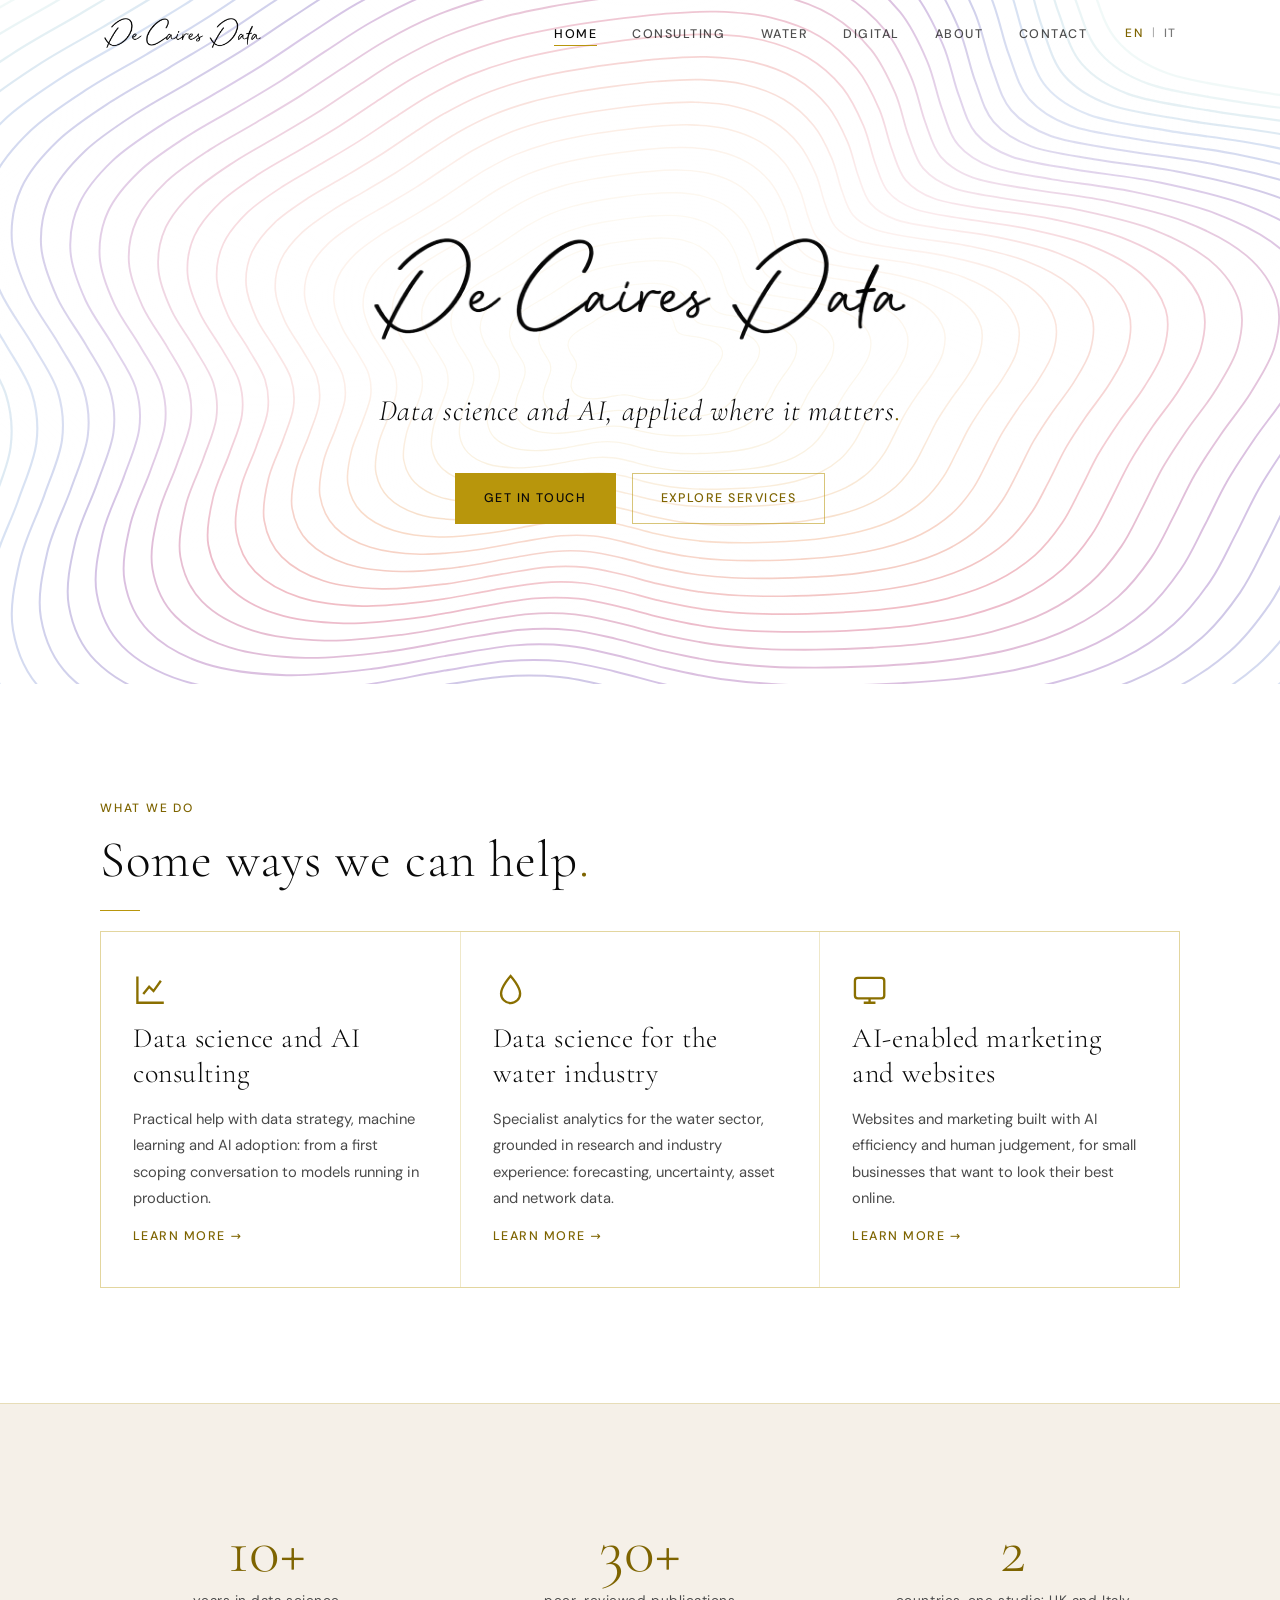
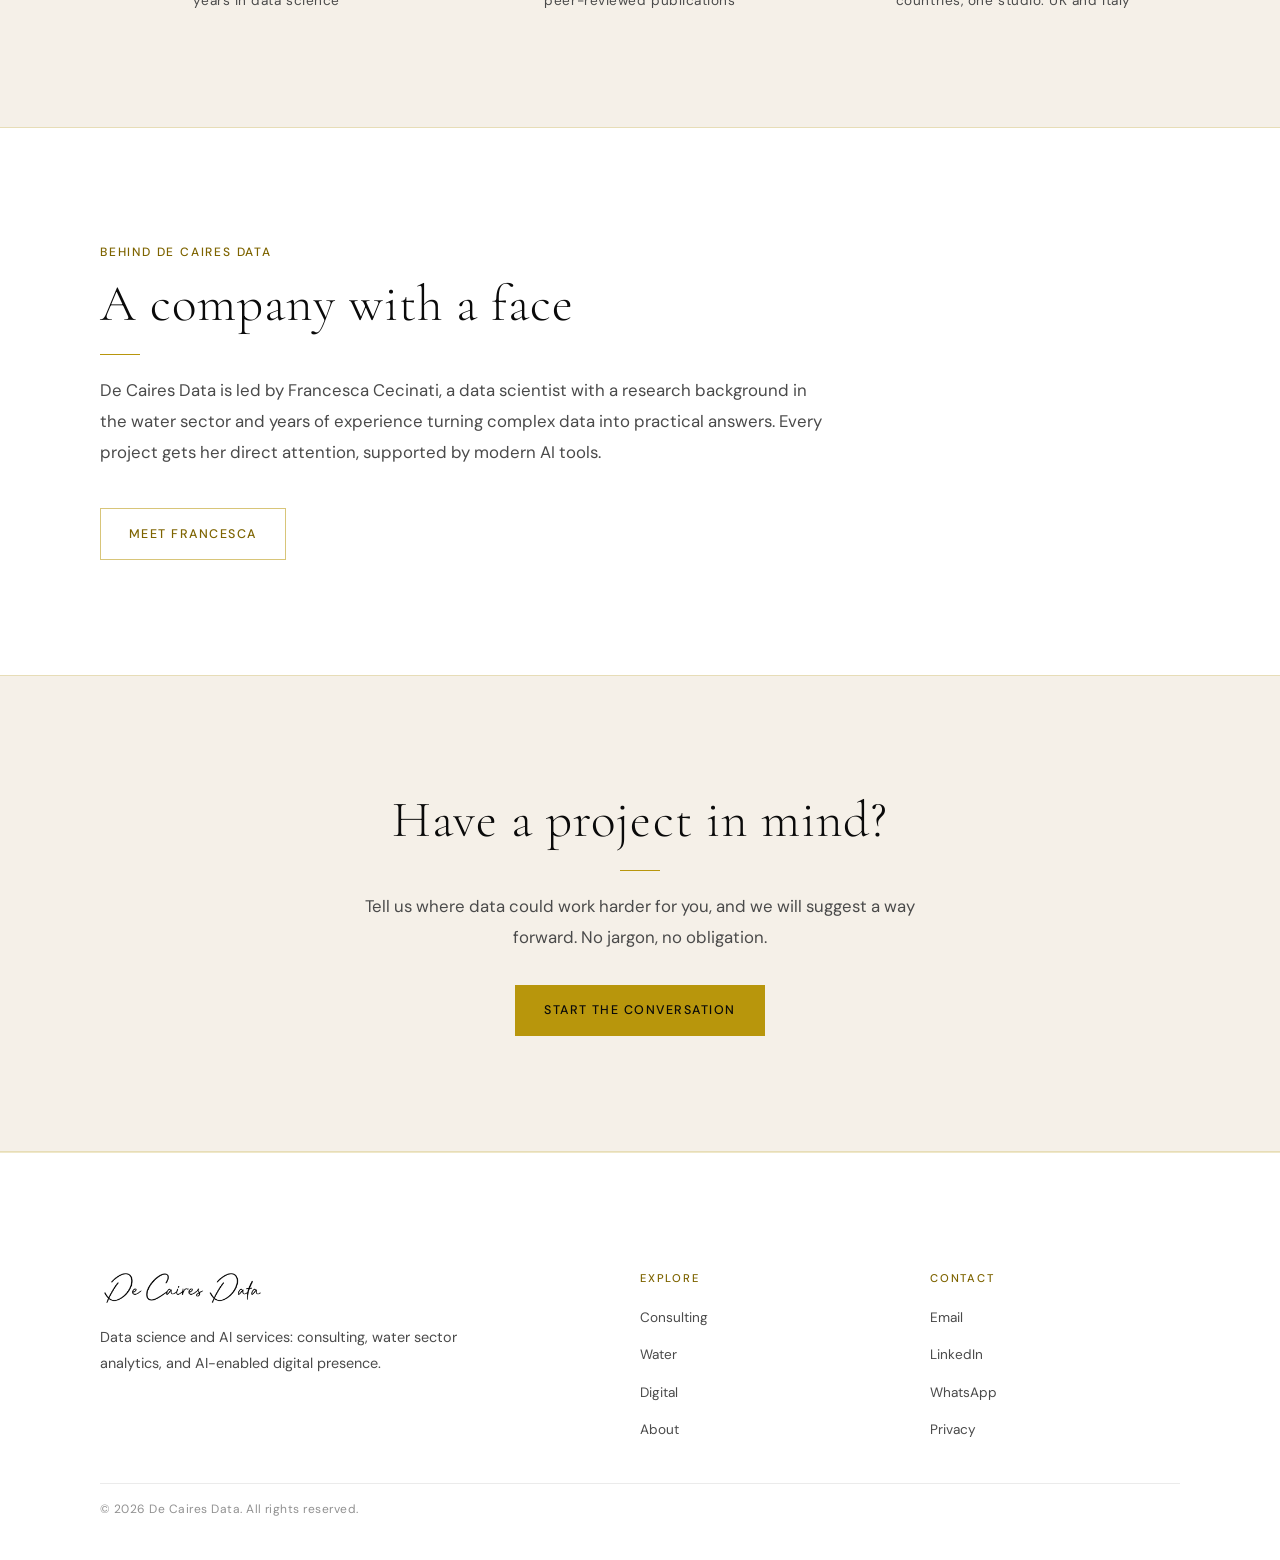
<file: index.html>
<!DOCTYPE html>
<html lang="en">
<head>
  <meta charset="UTF-8">
  <meta name="viewport" content="width=device-width, initial-scale=1.0">
  <title>De Caires Data | Data Science and AI Services</title>
  <meta name="description" content="De Caires Data helps organisations turn data into decisions: data science and AI consulting, specialist analytics for the water industry, and AI-enabled marketing and websites.">
  <link rel="icon" type="image/png" sizes="32x32" href="images/DC_icon_32_black-on-white.png">
  <link rel="icon" type="image/png" sizes="48x48" href="images/DC_icon_48_black-on-white.png">
  <link rel="apple-touch-icon" sizes="180x180" href="images/DC_icon_180_black-on-white.png">
  <link rel="stylesheet" href="css/style.css">
</head>
<body>

  <header class="nav" id="nav">
    <div class="nav__inner">
      <a href="index.html" class="nav__brand"><img class="nav__brand-logo" src="images/DeCaires_Data_logo_black_transparent.png" alt="De Caires Data"></a>
      <button class="nav__toggle" id="navToggle" aria-label="Menu" aria-expanded="false">
        <span class="nav__toggle-bar"></span>
        <span class="nav__toggle-bar"></span>
        <span class="nav__toggle-bar"></span>
      </button>
      <ul class="nav__links" id="navLinks">
        <li><a class="nav__link nav__link--active" href="index.html" data-i18n="nav.home">Home</a></li>
        <li><a class="nav__link" href="consulting.html" data-i18n="nav.consulting">Consulting</a></li>
        <li><a class="nav__link" href="water.html" data-i18n="nav.water">Water</a></li>
        <li><a class="nav__link" href="digital.html" data-i18n="nav.digital">Digital</a></li>
        <li><a class="nav__link" href="about.html" data-i18n="nav.about">About</a></li>
        <li><a class="nav__link" href="contact.html" data-i18n="nav.contact">Contact</a></li>
        <li class="nav__lang">
          <button class="nav__lang-btn" data-lang="en">EN</button>
          <span aria-hidden="true">|</span>
          <button class="nav__lang-btn" data-lang="it">IT</button>
        </li>
      </ul>
    </div>
  </header>

  <main>

    <section class="hero">
      <div class="hero-art" aria-hidden="true">
        <img src="images/hero-contours.svg" alt="" width="1200" height="620" fetchpriority="high">
      </div>
      <div class="wrap">
        <div class="hero__inner">
          <div class="hero__brand">
            <img class="hero__logo" src="images/DeCaires_Data_logo_black_transparent.png" alt="De Caires Data">
          </div>
          <h1><span data-i18n="home.heroTitle">Data science and AI, applied where it matters</span><span class="dot-gold">.</span></h1>
          <div class="hero__actions">
            <a href="contact.html" class="button button--solid" data-i18n="home.heroCtaPrimary">Get in touch</a>
            <a href="#services" class="button button--ghost" data-i18n="home.heroCtaSecondary">Explore services</a>
          </div>
        </div>
      </div>
    </section>

    <section class="section" id="services">
      <div class="wrap">
        <span class="section__kicker" data-i18n="home.servicesKicker">What we do</span>
        <h2 class="section__title"><span data-i18n="home.servicesTitle">Some ways we can help</span><span class="dot-gold">.</span></h2>
        <hr class="divider">
        <div class="services">
          <article class="service-card">
            <svg class="service-card__icon" viewBox="0 0 24 24" fill="none" stroke="currentColor" stroke-width="1.6" aria-hidden="true"><path d="M3 3v18h18"/><path d="m7 15 4-5 3 3 5-7"/></svg>
            <h3 data-i18n="home.card1Title">Data science and AI consulting</h3>
            <p class="service-card__text" data-i18n="home.card1Text">Practical help with data strategy, machine learning and AI adoption: from a first scoping conversation to models running in production.</p>
            <a href="consulting.html" class="service-card__link" data-i18n="home.cardLink">Learn more →</a>
          </article>
          <article class="service-card">
            <svg class="service-card__icon" viewBox="0 0 24 24" fill="none" stroke="currentColor" stroke-width="1.6" aria-hidden="true"><path d="M12 2.7s6.5 7.3 6.5 12a6.5 6.5 0 0 1-13 0c0-4.7 6.5-12 6.5-12Z"/></svg>
            <h3 data-i18n="home.card2Title">Data science for the water industry</h3>
            <p class="service-card__text" data-i18n="home.card2Text">Specialist analytics for the water sector, grounded in research and industry experience: forecasting, uncertainty, asset and network data.</p>
            <a href="water.html" class="service-card__link" data-i18n="home.cardLink">Learn more →</a>
          </article>
          <article class="service-card">
            <svg class="service-card__icon" viewBox="0 0 24 24" fill="none" stroke="currentColor" stroke-width="1.6" aria-hidden="true"><rect x="2" y="4" width="20" height="14" rx="2"/><path d="M8 21h8M12 18v3"/></svg>
            <h3 data-i18n="home.card3Title">AI-enabled marketing and websites</h3>
            <p class="service-card__text" data-i18n="home.card3Text">Websites and marketing built with AI efficiency and human judgement, for small businesses that want to look their best online.</p>
            <a href="digital.html" class="service-card__link" data-i18n="home.cardLink">Learn more →</a>
          </article>
        </div>
      </div>
    </section>

    <section class="section section--tint">
      <div class="wrap">
        <div class="stats">
          <!-- PLACEHOLDER: confirm real numbers with Francesca -->
          <div>
            <p class="stats__number">10+</p>
            <p class="stats__label" data-i18n="home.stat1">years in data science</p>
          </div>
          <div>
            <p class="stats__number">30+</p>
            <p class="stats__label" data-i18n="home.stat2">peer-reviewed publications</p>
          </div>
          <div>
            <p class="stats__number">2</p>
            <p class="stats__label" data-i18n="home.stat3">countries, one studio: UK and Italy</p>
          </div>
        </div>
      </div>
    </section>

    <section class="section">
      <div class="wrap">
        <span class="section__kicker" data-i18n="home.aboutKicker">Behind De Caires Data</span>
        <h2 class="section__title" data-i18n="home.aboutTitle">A company with a face</h2>
        <hr class="divider">
        <p class="section__intro" data-i18n="home.aboutText">De Caires Data is led by Francesca Cecinati, a data scientist with a research background in the water sector and years of experience turning complex data into practical answers. Every project gets her direct attention, supported by modern AI tools.</p>
        <a href="about.html" class="button button--ghost" data-i18n="home.aboutCta">Meet Francesca</a>
      </div>
    </section>

    <section class="cta-band">
      <div class="wrap">
        <h2 data-i18n="home.ctaTitle">Have a project in mind?</h2>
        <p data-i18n="home.ctaText">Tell us where data could work harder for you, and we will suggest a way forward. No jargon, no obligation.</p>
        <a href="contact.html" class="button button--solid" data-i18n="home.ctaButton">Start the conversation</a>
      </div>
    </section>

  </main>

  <footer class="footer">
    <div class="wrap">
      <div class="footer__grid">
        <div>
          <p class="footer__brand"><img class="footer__brand-logo" src="images/DeCaires_Data_logo_black_transparent.png" alt="De Caires Data"></p>
          <p class="footer__text" data-i18n="footer.text">Data science and AI services: consulting, water sector analytics, and AI-enabled digital presence.</p>
        </div>
        <div>
          <p class="footer__heading" data-i18n="footer.explore">Explore</p>
          <ul class="footer__list">
            <li><a class="footer__link" href="consulting.html" data-i18n="nav.consulting">Consulting</a></li>
            <li><a class="footer__link" href="water.html" data-i18n="nav.water">Water</a></li>
            <li><a class="footer__link" href="digital.html" data-i18n="nav.digital">Digital</a></li>
            <li><a class="footer__link" href="about.html" data-i18n="nav.about">About</a></li>
          </ul>
        </div>
        <div>
          <p class="footer__heading" data-i18n="footer.contact">Contact</p>
          <ul class="footer__list">
            <li><a class="footer__link" href="#" data-contact="email">Email</a></li>
            <li><a class="footer__link" href="#" data-contact="linkedin" target="_blank" rel="noopener">LinkedIn</a></li>
            <li><a class="footer__link" href="#" data-contact="whatsapp" target="_blank" rel="noopener">WhatsApp</a></li>
            <li><a class="footer__link" href="privacy.html">Privacy</a></li>
          </ul>
        </div>
      </div>
      <p class="footer__legal" data-i18n="footer.legal">© 2026 De Caires Data. All rights reserved.</p>
    </div>
  </footer>

  <script src="js/vendor/i18next.min.js"></script>
  <script src="js/i18n.js"></script>
  <script src="js/main.js"></script>
</body>
</html>
</file>
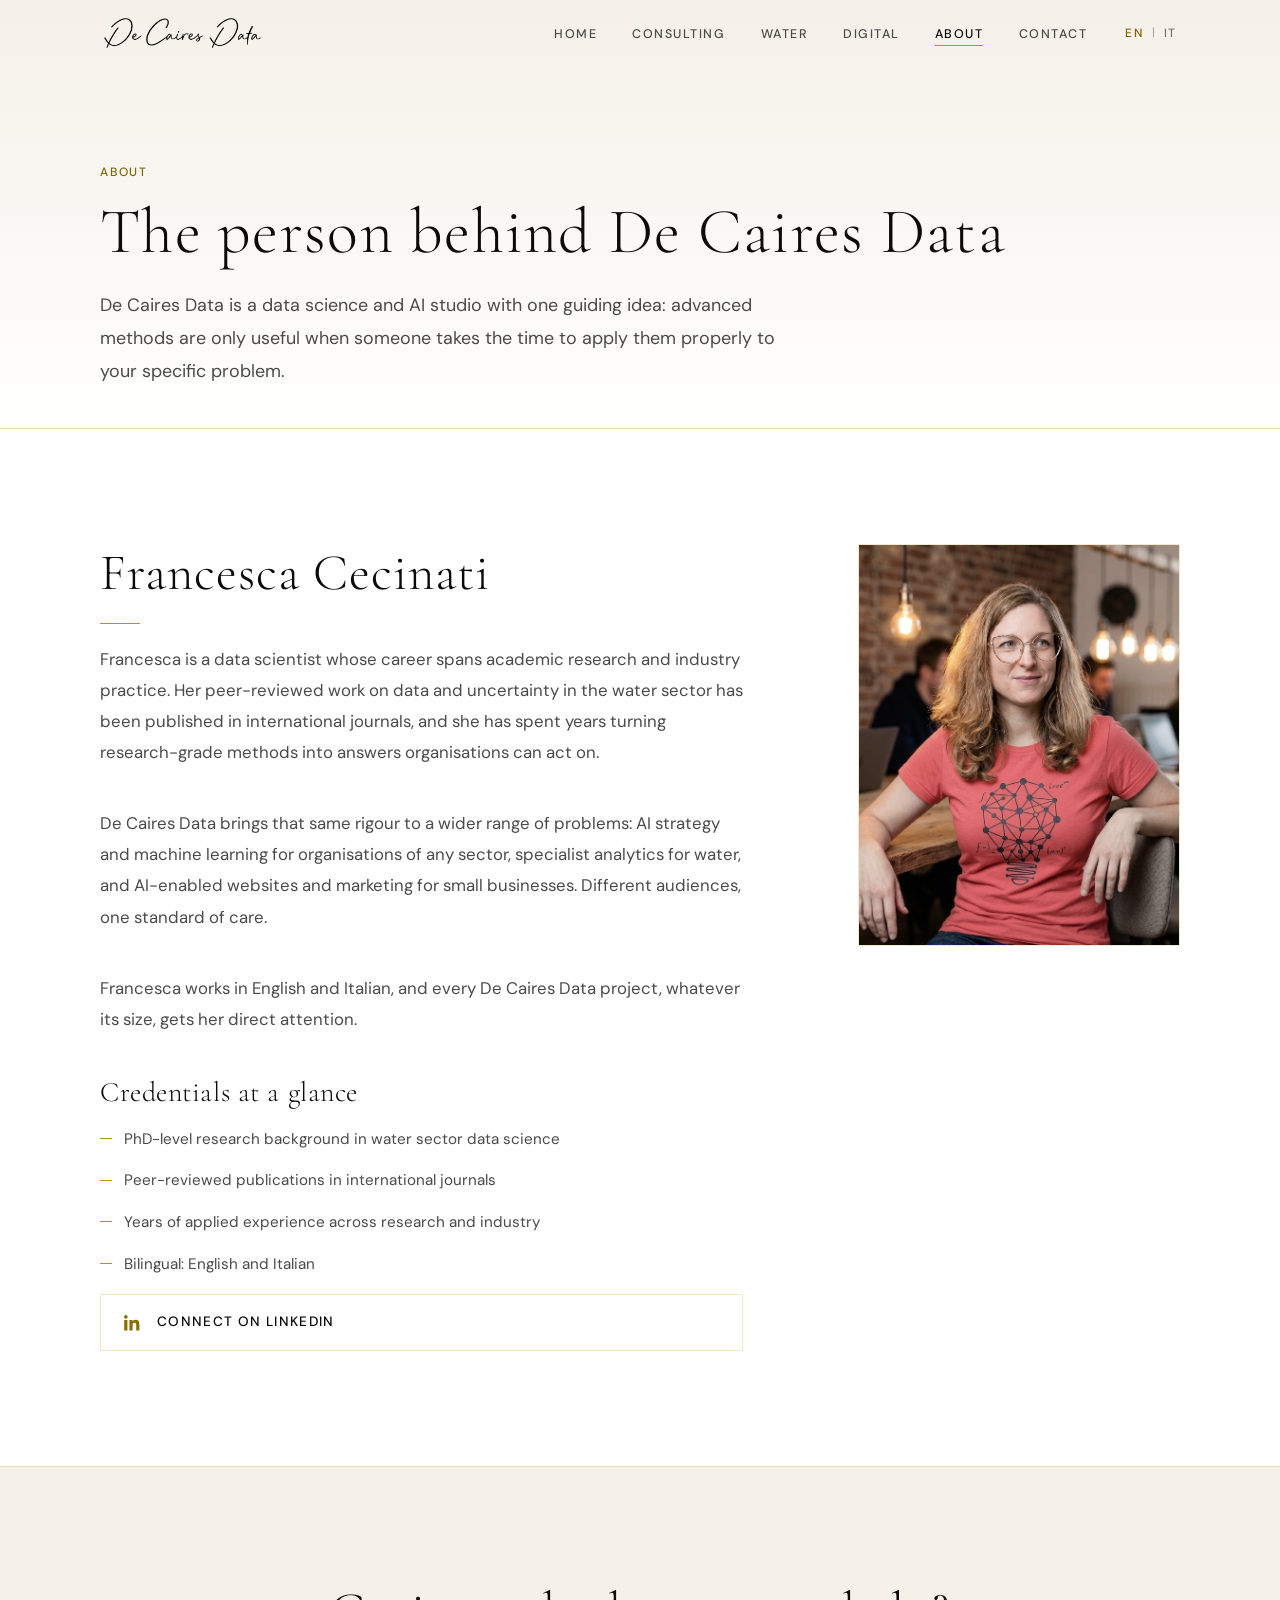
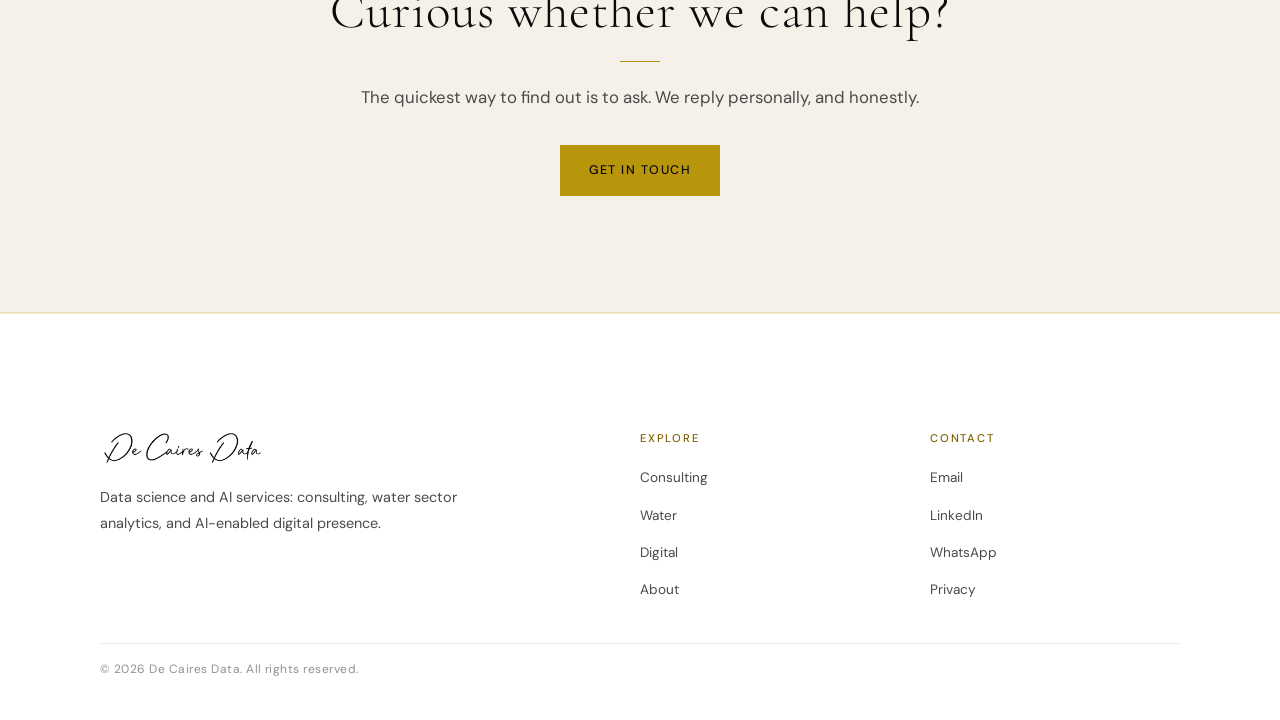
<file: about.html>
<!DOCTYPE html>
<html lang="en">
<head>
  <meta charset="UTF-8">
  <meta name="viewport" content="width=device-width, initial-scale=1.0">
  <title>About | De Caires Data</title>
  <meta name="description" content="De Caires Data is led by Francesca Cecinati, a data scientist with a research background in the water sector and years of experience applying data science and AI in practice.">
  <link rel="icon" type="image/png" sizes="32x32" href="images/DC_icon_32_black-on-white.png">
  <link rel="icon" type="image/png" sizes="48x48" href="images/DC_icon_48_black-on-white.png">
  <link rel="apple-touch-icon" sizes="180x180" href="images/DC_icon_180_black-on-white.png">
  <link rel="stylesheet" href="css/style.css">
</head>
<body>

  <header class="nav" id="nav">
    <div class="nav__inner">
      <a href="index.html" class="nav__brand"><img class="nav__brand-logo" src="images/DeCaires_Data_logo_black_transparent.png" alt="De Caires Data"></a>
      <button class="nav__toggle" id="navToggle" aria-label="Menu" aria-expanded="false">
        <span class="nav__toggle-bar"></span>
        <span class="nav__toggle-bar"></span>
        <span class="nav__toggle-bar"></span>
      </button>
      <ul class="nav__links" id="navLinks">
        <li><a class="nav__link" href="index.html" data-i18n="nav.home">Home</a></li>
        <li><a class="nav__link" href="consulting.html" data-i18n="nav.consulting">Consulting</a></li>
        <li><a class="nav__link" href="water.html" data-i18n="nav.water">Water</a></li>
        <li><a class="nav__link" href="digital.html" data-i18n="nav.digital">Digital</a></li>
        <li><a class="nav__link nav__link--active" href="about.html" data-i18n="nav.about">About</a></li>
        <li><a class="nav__link" href="contact.html" data-i18n="nav.contact">Contact</a></li>
        <li class="nav__lang">
          <button class="nav__lang-btn" data-lang="en">EN</button>
          <span aria-hidden="true">|</span>
          <button class="nav__lang-btn" data-lang="it">IT</button>
        </li>
      </ul>
    </div>
  </header>

  <main>

    <section class="page-hero">
      <div class="wrap">
        <span class="section__kicker" data-i18n="about.kicker">About</span>
        <h1 data-i18n="about.title">The person behind De Caires Data</h1>
        <p class="page-hero__intro" data-i18n="about.intro">De Caires Data is a data science and AI studio with one guiding idea: advanced methods are only useful when someone takes the time to apply them properly to your specific problem.</p>
      </div>
    </section>

    <section class="section">
      <div class="wrap">
        <div class="about-grid">
          <div>
            <h2 class="section__title" data-i18n="about.bioTitle">Francesca Cecinati</h2>
            <hr class="divider">
            <!-- PLACEHOLDER: full bio to be reviewed and completed by Francesca -->
            <p class="section__intro" data-i18n="about.bio1">Francesca is a data scientist whose career spans academic research and industry practice. Her peer-reviewed work on data and uncertainty in the water sector has been published in international journals, and she has spent years turning research-grade methods into answers organisations can act on.</p>
            <p class="section__intro" data-i18n="about.bio2">De Caires Data brings that same rigour to a wider range of problems: AI strategy and machine learning for organisations of any sector, specialist analytics for water, and AI-enabled websites and marketing for small businesses. Different audiences, one standard of care.</p>
            <p class="section__intro" data-i18n="about.bio3">Francesca works in English and Italian, and every De Caires Data project, whatever its size, gets her direct attention.</p>
            <h3 data-i18n="about.credTitle">Credentials at a glance</h3>
            <!-- PLACEHOLDER: confirm each item with Francesca (degrees, roles, publication count) -->
            <ul class="credentials">
              <li class="credentials__item" data-i18n="about.cred1">PhD-level research background in water sector data science</li>
              <li class="credentials__item" data-i18n="about.cred2">Peer-reviewed publications in international journals</li>
              <li class="credentials__item" data-i18n="about.cred3">Years of applied experience across research and industry</li>
              <li class="credentials__item" data-i18n="about.cred4">Bilingual: English and Italian</li>
            </ul>
            <div class="contact-block__social">
              <a href="#" class="contact-link" data-contact="linkedin" target="_blank" rel="noopener">
                <svg class="contact-link__icon" viewBox="0 0 24 24" fill="currentColor" aria-hidden="true"><path d="M20.45 20.45h-3.55v-5.57c0-1.33-.03-3.04-1.85-3.04-1.85 0-2.14 1.45-2.14 2.94v5.67H9.36V9h3.41v1.56h.05c.47-.9 1.63-1.85 3.36-1.85 3.6 0 4.27 2.37 4.27 5.46v6.28zM5.34 7.43a2.06 2.06 0 1 1 0-4.12 2.06 2.06 0 0 1 0 4.12zM7.12 20.45H3.56V9h3.56v11.45z"/></svg>
                <span data-i18n="about.linkedinLink">Connect on LinkedIn</span>
              </a>
            </div>
          </div>
          <div>
            <img class="about-grid__photo" src="images/francesca.png" alt="Portrait of Francesca Cecinati">
          </div>
        </div>
      </div>
    </section>

    <section class="cta-band">
      <div class="wrap">
        <h2 data-i18n="about.ctaTitle">Curious whether we can help?</h2>
        <p data-i18n="about.ctaText">The quickest way to find out is to ask. We reply personally, and honestly.</p>
        <a href="contact.html" class="button button--solid" data-i18n="about.ctaButton">Get in touch</a>
      </div>
    </section>

  </main>

  <footer class="footer">
    <div class="wrap">
      <div class="footer__grid">
        <div>
          <p class="footer__brand"><img class="footer__brand-logo" src="images/DeCaires_Data_logo_black_transparent.png" alt="De Caires Data"></p>
          <p class="footer__text" data-i18n="footer.text">Data science and AI services: consulting, water sector analytics, and AI-enabled digital presence.</p>
        </div>
        <div>
          <p class="footer__heading" data-i18n="footer.explore">Explore</p>
          <ul class="footer__list">
            <li><a class="footer__link" href="consulting.html" data-i18n="nav.consulting">Consulting</a></li>
            <li><a class="footer__link" href="water.html" data-i18n="nav.water">Water</a></li>
            <li><a class="footer__link" href="digital.html" data-i18n="nav.digital">Digital</a></li>
            <li><a class="footer__link" href="about.html" data-i18n="nav.about">About</a></li>
          </ul>
        </div>
        <div>
          <p class="footer__heading" data-i18n="footer.contact">Contact</p>
          <ul class="footer__list">
            <li><a class="footer__link" href="#" data-contact="email">Email</a></li>
            <li><a class="footer__link" href="#" data-contact="linkedin" target="_blank" rel="noopener">LinkedIn</a></li>
            <li><a class="footer__link" href="#" data-contact="whatsapp" target="_blank" rel="noopener">WhatsApp</a></li>
            <li><a class="footer__link" href="privacy.html">Privacy</a></li>
          </ul>
        </div>
      </div>
      <p class="footer__legal" data-i18n="footer.legal">© 2026 De Caires Data. All rights reserved.</p>
    </div>
  </footer>

  <script src="js/vendor/i18next.min.js"></script>
  <script src="js/i18n.js"></script>
  <script src="js/main.js"></script>
</body>
</html>
</file>
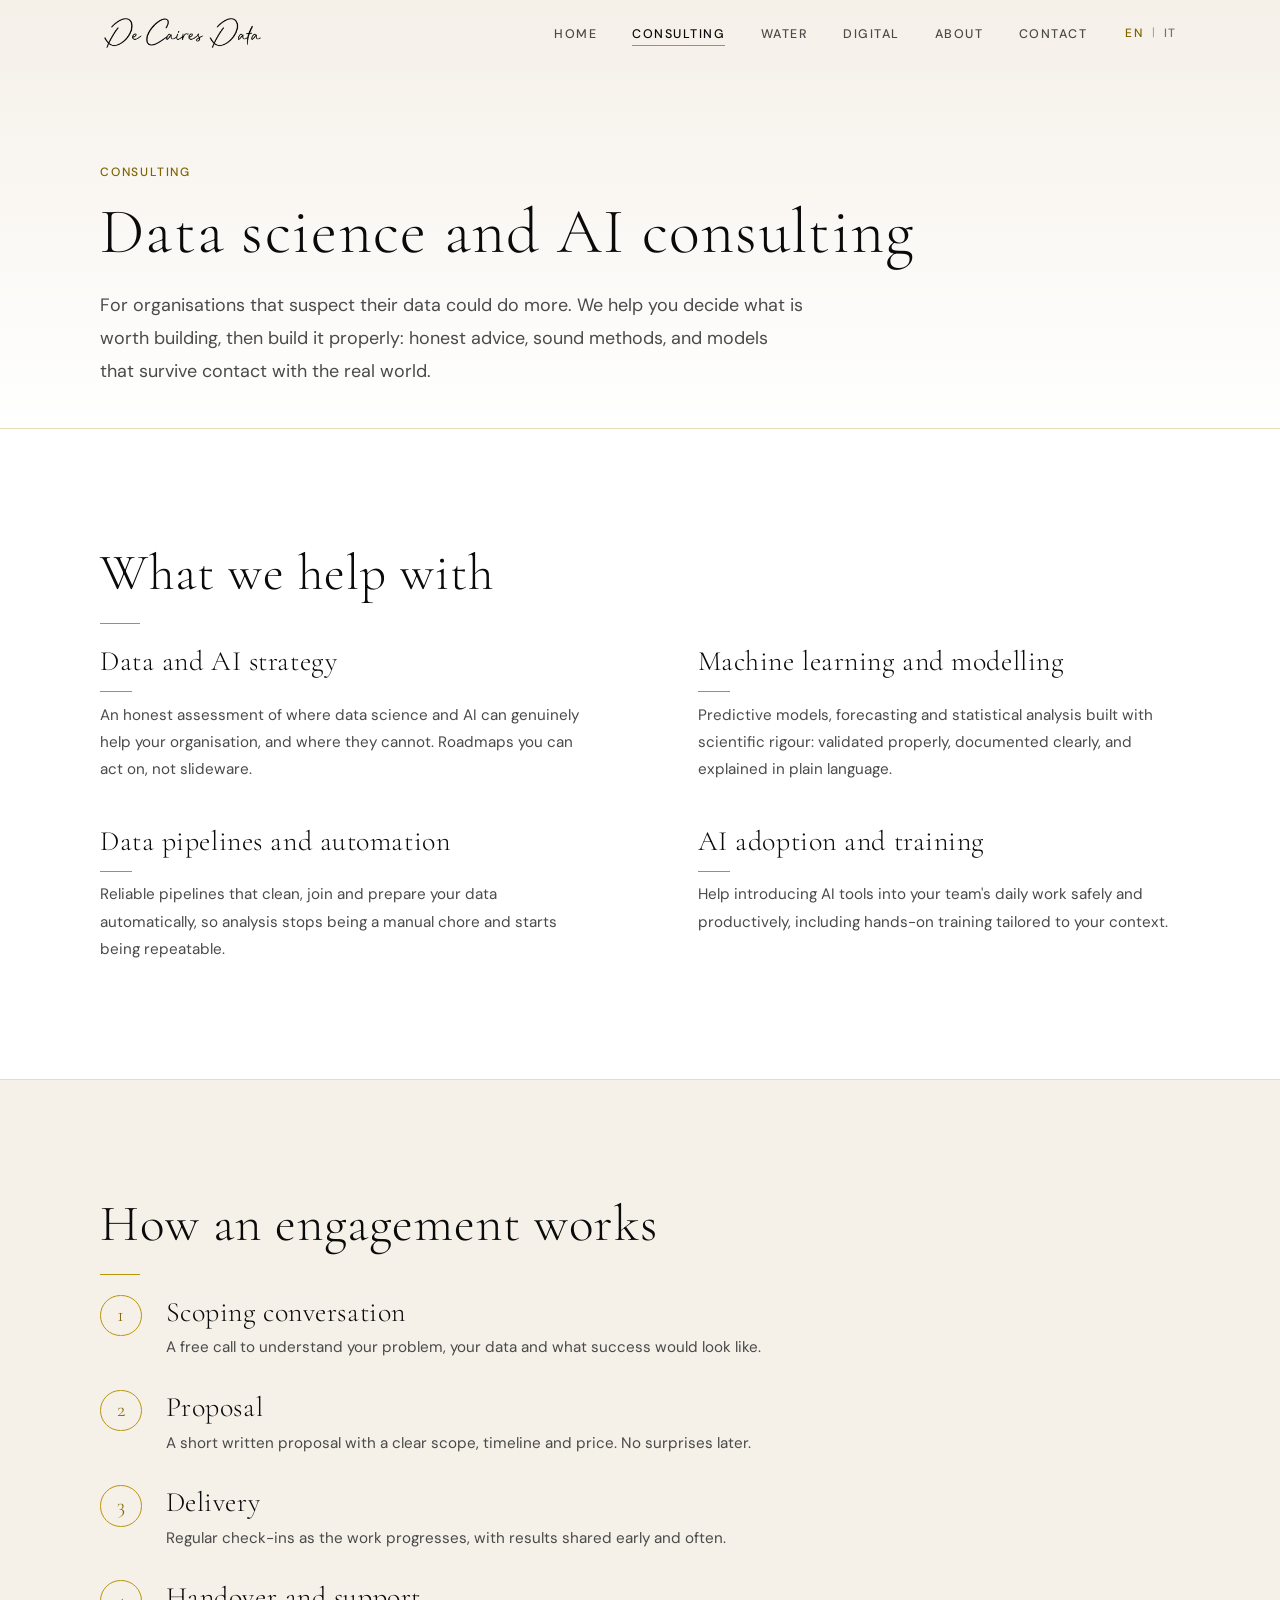
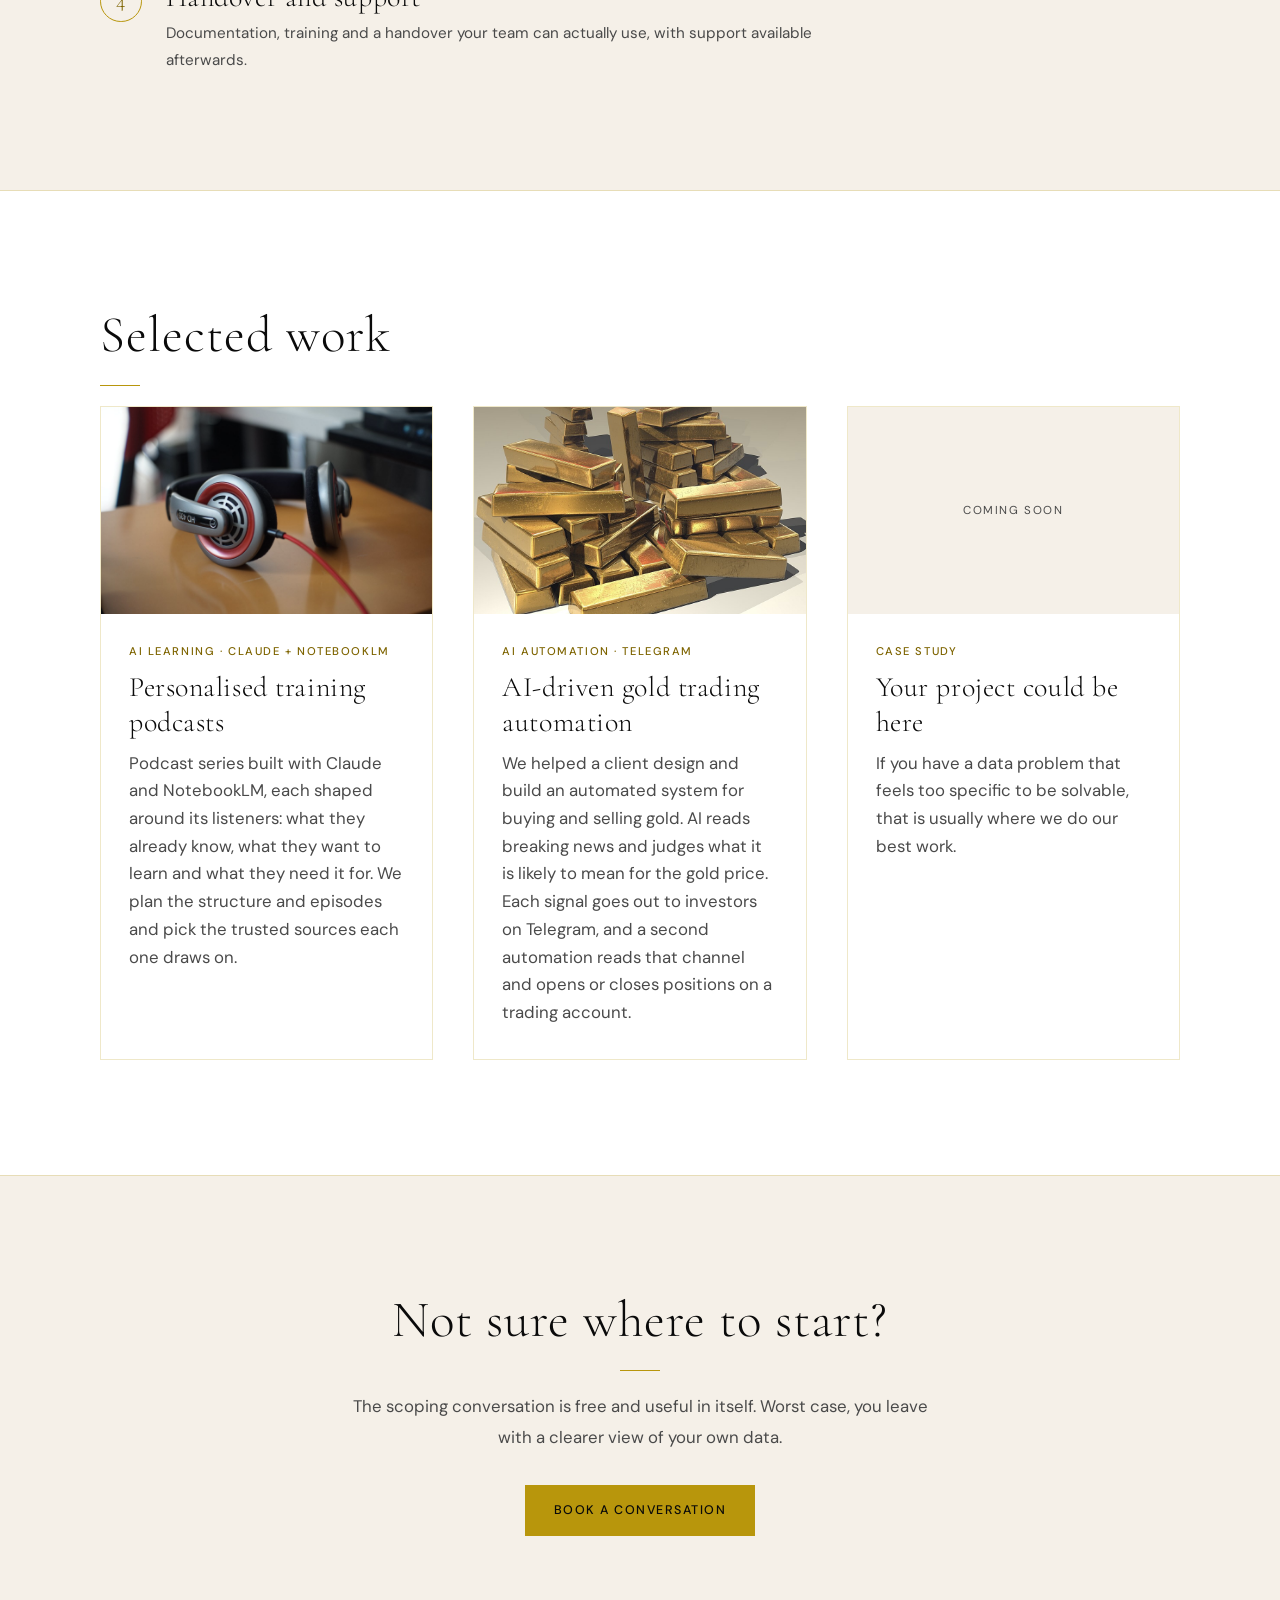
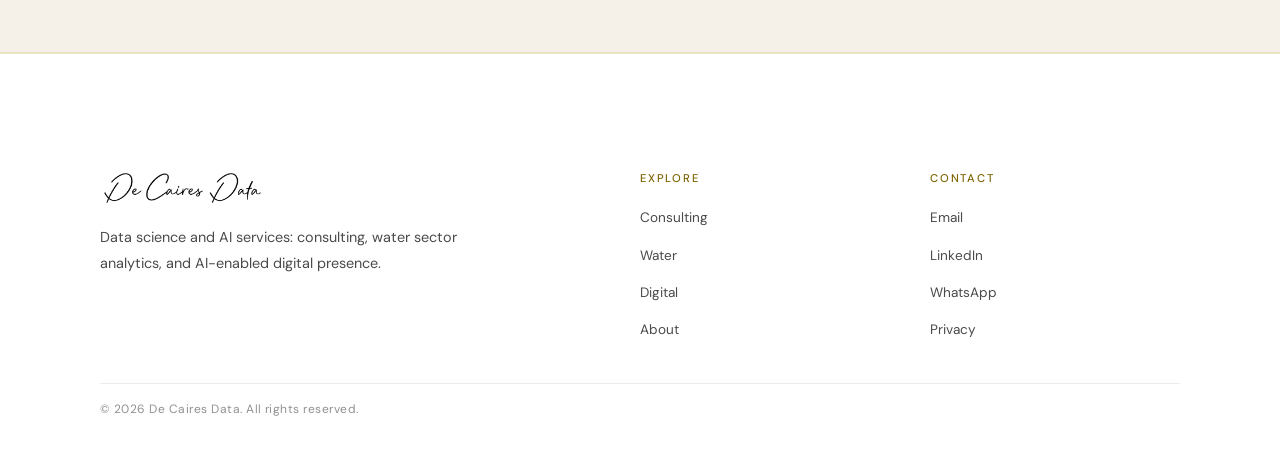
<file: consulting.html>
<!DOCTYPE html>
<html lang="en">
<head>
  <meta charset="UTF-8">
  <meta name="viewport" content="width=device-width, initial-scale=1.0">
  <title>Data Science and AI Consulting | De Caires Data</title>
  <meta name="description" content="Practical data science and AI consulting: data strategy, machine learning, data pipelines and AI adoption, from first scoping to production.">
  <link rel="icon" type="image/png" sizes="32x32" href="images/DC_icon_32_black-on-white.png">
  <link rel="icon" type="image/png" sizes="48x48" href="images/DC_icon_48_black-on-white.png">
  <link rel="apple-touch-icon" sizes="180x180" href="images/DC_icon_180_black-on-white.png">
  <link rel="stylesheet" href="css/style.css">
</head>
<body>

  <header class="nav" id="nav">
    <div class="nav__inner">
      <a href="index.html" class="nav__brand"><img class="nav__brand-logo" src="images/DeCaires_Data_logo_black_transparent.png" alt="De Caires Data"></a>
      <button class="nav__toggle" id="navToggle" aria-label="Menu" aria-expanded="false">
        <span class="nav__toggle-bar"></span>
        <span class="nav__toggle-bar"></span>
        <span class="nav__toggle-bar"></span>
      </button>
      <ul class="nav__links" id="navLinks">
        <li><a class="nav__link" href="index.html" data-i18n="nav.home">Home</a></li>
        <li><a class="nav__link nav__link--active" href="consulting.html" data-i18n="nav.consulting">Consulting</a></li>
        <li><a class="nav__link" href="water.html" data-i18n="nav.water">Water</a></li>
        <li><a class="nav__link" href="digital.html" data-i18n="nav.digital">Digital</a></li>
        <li><a class="nav__link" href="about.html" data-i18n="nav.about">About</a></li>
        <li><a class="nav__link" href="contact.html" data-i18n="nav.contact">Contact</a></li>
        <li class="nav__lang">
          <button class="nav__lang-btn" data-lang="en">EN</button>
          <span aria-hidden="true">|</span>
          <button class="nav__lang-btn" data-lang="it">IT</button>
        </li>
      </ul>
    </div>
  </header>

  <main>

    <section class="page-hero">
      <div class="wrap">
        <span class="section__kicker" data-i18n="consulting.kicker">Consulting</span>
        <h1 data-i18n="consulting.title">Data science and AI consulting</h1>
        <p class="page-hero__intro" data-i18n="consulting.intro">For organisations that suspect their data could do more. We help you decide what is worth building, then build it properly: honest advice, sound methods, and models that survive contact with the real world.</p>
      </div>
    </section>

    <section class="section">
      <div class="wrap">
        <h2 class="section__title" data-i18n="consulting.offeringsTitle">What we help with</h2>
        <hr class="divider">
        <div class="offerings">
          <div class="offering">
            <h3 data-i18n="consulting.off1Title">Data and AI strategy</h3>
            <p data-i18n="consulting.off1Text">An honest assessment of where data science and AI can genuinely help your organisation, and where they cannot. Roadmaps you can act on, not slideware.</p>
          </div>
          <div class="offering">
            <h3 data-i18n="consulting.off2Title">Machine learning and modelling</h3>
            <p data-i18n="consulting.off2Text">Predictive models, forecasting and statistical analysis built with scientific rigour: validated properly, documented clearly, and explained in plain language.</p>
          </div>
          <div class="offering">
            <h3 data-i18n="consulting.off3Title">Data pipelines and automation</h3>
            <p data-i18n="consulting.off3Text">Reliable pipelines that clean, join and prepare your data automatically, so analysis stops being a manual chore and starts being repeatable.</p>
          </div>
          <div class="offering">
            <h3 data-i18n="consulting.off4Title">AI adoption and training</h3>
            <p data-i18n="consulting.off4Text">Help introducing AI tools into your team's daily work safely and productively, including hands-on training tailored to your context.</p>
          </div>
        </div>
      </div>
    </section>

    <section class="section section--tint">
      <div class="wrap">
        <h2 class="section__title" data-i18n="consulting.processTitle">How an engagement works</h2>
        <hr class="divider">
        <ol class="steps">
          <li class="steps__item">
            <div>
              <h3 data-i18n="consulting.step1Title">Scoping conversation</h3>
              <p data-i18n="consulting.step1Text">A free call to understand your problem, your data and what success would look like.</p>
            </div>
          </li>
          <li class="steps__item">
            <div>
              <h3 data-i18n="consulting.step2Title">Proposal</h3>
              <p data-i18n="consulting.step2Text">A short written proposal with a clear scope, timeline and price. No surprises later.</p>
            </div>
          </li>
          <li class="steps__item">
            <div>
              <h3 data-i18n="consulting.step3Title">Delivery</h3>
              <p data-i18n="consulting.step3Text">Regular check-ins as the work progresses, with results shared early and often.</p>
            </div>
          </li>
          <li class="steps__item">
            <div>
              <h3 data-i18n="consulting.step4Title">Handover and support</h3>
              <p data-i18n="consulting.step4Text">Documentation, training and a handover your team can actually use, with support available afterwards.</p>
            </div>
          </li>
        </ol>
      </div>
    </section>

    <section class="section">
      <div class="wrap">
        <h2 class="section__title" data-i18n="consulting.casesTitle">Selected work</h2>
        <hr class="divider">
        <div class="cases">
          <article class="case-card">
            <div class="case-card__media">
              <img class="case-card__image" src="images/training-podcasts.jpg" alt="A pair of headphones resting on a desk">
            </div>
            <div class="case-card__body">
              <span class="case-card__tag" data-i18n="consulting.case1Tag">AI learning · Claude + NotebookLM</span>
              <h3 data-i18n="consulting.case1Title">Personalised training podcasts</h3>
              <p data-i18n="consulting.case1Text">Podcast series built with Claude and NotebookLM, each shaped around its listeners: what they already know, what they want to learn and what they need it for. We plan the structure and episodes and pick the trusted sources each one draws on.</p>
            </div>
          </article>
          <article class="case-card">
            <div class="case-card__media">
              <img class="case-card__image" src="images/gold-trading.jpg" alt="A pile of gold bullion bars">
            </div>
            <div class="case-card__body">
              <span class="case-card__tag" data-i18n="consulting.case3Tag">AI automation · Telegram</span>
              <h3 data-i18n="consulting.case3Title">AI-driven gold trading automation</h3>
              <p data-i18n="consulting.case3Text">We helped a client design and build an automated system for buying and selling gold. AI reads breaking news and judges what it is likely to mean for the gold price. Each signal goes out to investors on Telegram, and a second automation reads that channel and opens or closes positions on a trading account.</p>
            </div>
          </article>
          <article class="case-card">
            <div class="case-card__image--placeholder" data-i18n="common.comingSoon">Coming soon</div>
            <div class="case-card__body">
              <span class="case-card__tag" data-i18n="consulting.case2Tag">Case study</span>
              <h3 data-i18n="consulting.case2Title">Your project could be here</h3>
              <p data-i18n="consulting.case2Text">If you have a data problem that feels too specific to be solvable, that is usually where we do our best work.</p>
            </div>
          </article>
        </div>
      </div>
    </section>

    <section class="cta-band">
      <div class="wrap">
        <h2 data-i18n="consulting.ctaTitle">Not sure where to start?</h2>
        <p data-i18n="consulting.ctaText">The scoping conversation is free and useful in itself. Worst case, you leave with a clearer view of your own data.</p>
        <a href="contact.html" class="button button--solid" data-i18n="consulting.ctaButton">Book a conversation</a>
      </div>
    </section>

  </main>

  <footer class="footer">
    <div class="wrap">
      <div class="footer__grid">
        <div>
          <p class="footer__brand"><img class="footer__brand-logo" src="images/DeCaires_Data_logo_black_transparent.png" alt="De Caires Data"></p>
          <p class="footer__text" data-i18n="footer.text">Data science and AI services: consulting, water sector analytics, and AI-enabled digital presence.</p>
        </div>
        <div>
          <p class="footer__heading" data-i18n="footer.explore">Explore</p>
          <ul class="footer__list">
            <li><a class="footer__link" href="consulting.html" data-i18n="nav.consulting">Consulting</a></li>
            <li><a class="footer__link" href="water.html" data-i18n="nav.water">Water</a></li>
            <li><a class="footer__link" href="digital.html" data-i18n="nav.digital">Digital</a></li>
            <li><a class="footer__link" href="about.html" data-i18n="nav.about">About</a></li>
          </ul>
        </div>
        <div>
          <p class="footer__heading" data-i18n="footer.contact">Contact</p>
          <ul class="footer__list">
            <li><a class="footer__link" href="#" data-contact="email">Email</a></li>
            <li><a class="footer__link" href="#" data-contact="linkedin" target="_blank" rel="noopener">LinkedIn</a></li>
            <li><a class="footer__link" href="#" data-contact="whatsapp" target="_blank" rel="noopener">WhatsApp</a></li>
            <li><a class="footer__link" href="privacy.html">Privacy</a></li>
          </ul>
        </div>
      </div>
      <p class="footer__legal" data-i18n="footer.legal">© 2026 De Caires Data. All rights reserved.</p>
    </div>
  </footer>

  <script src="js/vendor/i18next.min.js"></script>
  <script src="js/i18n.js"></script>
  <script src="js/main.js"></script>
</body>
</html>
</file>
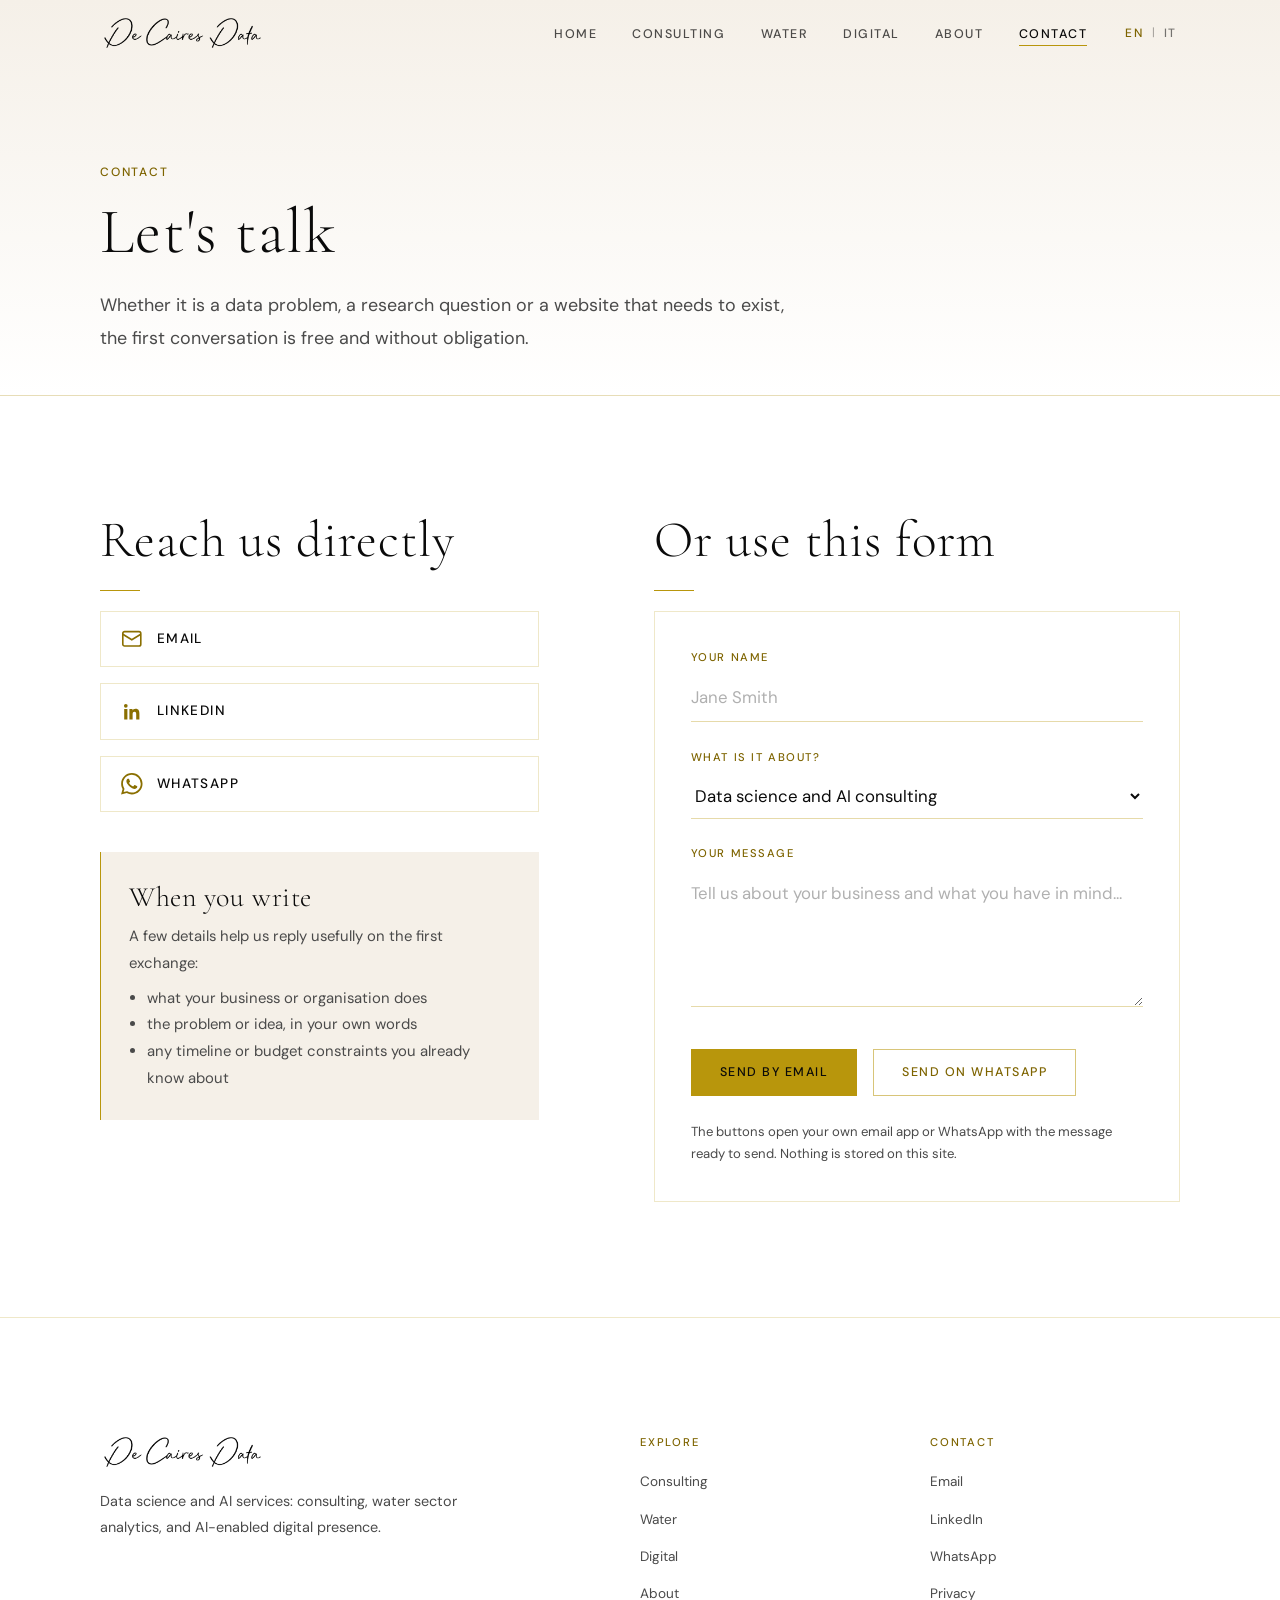
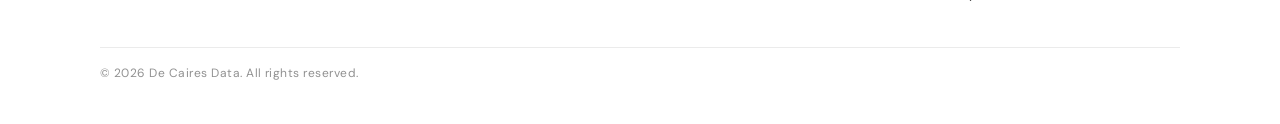
<file: contact.html>
<!DOCTYPE html>
<html lang="en">
<head>
  <meta charset="UTF-8">
  <meta name="viewport" content="width=device-width, initial-scale=1.0">
  <title>Contact | De Caires Data</title>
  <meta name="description" content="Get in touch with De Caires Data about data science, AI consulting, water sector analytics, or a new website: email, LinkedIn or WhatsApp.">
  <link rel="icon" type="image/png" sizes="32x32" href="images/DC_icon_32_black-on-white.png">
  <link rel="icon" type="image/png" sizes="48x48" href="images/DC_icon_48_black-on-white.png">
  <link rel="apple-touch-icon" sizes="180x180" href="images/DC_icon_180_black-on-white.png">
  <link rel="stylesheet" href="css/style.css">
</head>
<body>

  <header class="nav" id="nav">
    <div class="nav__inner">
      <a href="index.html" class="nav__brand"><img class="nav__brand-logo" src="images/DeCaires_Data_logo_black_transparent.png" alt="De Caires Data"></a>
      <button class="nav__toggle" id="navToggle" aria-label="Menu" aria-expanded="false">
        <span class="nav__toggle-bar"></span>
        <span class="nav__toggle-bar"></span>
        <span class="nav__toggle-bar"></span>
      </button>
      <ul class="nav__links" id="navLinks">
        <li><a class="nav__link" href="index.html" data-i18n="nav.home">Home</a></li>
        <li><a class="nav__link" href="consulting.html" data-i18n="nav.consulting">Consulting</a></li>
        <li><a class="nav__link" href="water.html" data-i18n="nav.water">Water</a></li>
        <li><a class="nav__link" href="digital.html" data-i18n="nav.digital">Digital</a></li>
        <li><a class="nav__link" href="about.html" data-i18n="nav.about">About</a></li>
        <li><a class="nav__link nav__link--active" href="contact.html" data-i18n="nav.contact">Contact</a></li>
        <li class="nav__lang">
          <button class="nav__lang-btn" data-lang="en">EN</button>
          <span aria-hidden="true">|</span>
          <button class="nav__lang-btn" data-lang="it">IT</button>
        </li>
      </ul>
    </div>
  </header>

  <main>

    <section class="page-hero">
      <div class="wrap">
        <span class="section__kicker" data-i18n="contact.kicker">Contact</span>
        <h1 data-i18n="contact.title">Let's talk</h1>
        <p class="page-hero__intro" data-i18n="contact.intro">Whether it is a data problem, a research question or a website that needs to exist, the first conversation is free and without obligation.</p>
      </div>
    </section>

    <section class="section">
      <div class="wrap">
        <div class="contact-grid">

          <div class="contact-block">
            <h2 class="section__title" data-i18n="contact.channelsTitle">Reach us directly</h2>
            <hr class="divider">
            <div class="contact-block__social">
              <a href="#" class="contact-link" data-contact="email">
                <svg class="contact-link__icon" viewBox="0 0 24 24" fill="none" stroke="currentColor" stroke-width="1.8" aria-hidden="true"><rect x="2" y="4" width="20" height="16" rx="2"/><path d="m2 7 10 6 10-6"/></svg>
                <span data-contact-label="email">Email</span>
              </a>
              <a href="#" class="contact-link" data-contact="linkedin" target="_blank" rel="noopener">
                <svg class="contact-link__icon" viewBox="0 0 24 24" fill="currentColor" aria-hidden="true"><path d="M20.45 20.45h-3.55v-5.57c0-1.33-.03-3.04-1.85-3.04-1.85 0-2.14 1.45-2.14 2.94v5.67H9.36V9h3.41v1.56h.05c.47-.9 1.63-1.85 3.36-1.85 3.6 0 4.27 2.37 4.27 5.46v6.28zM5.34 7.43a2.06 2.06 0 1 1 0-4.12 2.06 2.06 0 0 1 0 4.12zM7.12 20.45H3.56V9h3.56v11.45z"/></svg>
                <span>LinkedIn</span>
              </a>
              <a href="#" class="contact-link" data-contact="whatsapp" target="_blank" rel="noopener">
                <svg class="contact-link__icon" viewBox="0 0 24 24" fill="currentColor" aria-hidden="true"><path d="M17.47 14.38c-.3-.15-1.76-.87-2.03-.97-.27-.1-.47-.15-.67.15-.2.3-.77.96-.94 1.16-.17.2-.35.22-.64.07-.3-.15-1.26-.46-2.4-1.47-.88-.79-1.48-1.76-1.65-2.06-.17-.3-.02-.46.13-.6.13-.14.3-.35.44-.52.15-.17.2-.3.3-.5.1-.2.05-.37-.02-.52-.08-.15-.67-1.62-.92-2.22-.24-.58-.49-.5-.67-.51h-.57c-.2 0-.52.07-.8.37-.27.3-1.04 1.02-1.04 2.5 0 1.47 1.07 2.89 1.22 3.09.15.2 2.1 3.2 5.08 4.49.71.31 1.26.49 1.7.63.71.23 1.36.2 1.87.12.57-.09 1.76-.72 2-1.42.25-.7.25-1.29.18-1.42-.08-.12-.28-.2-.57-.35zM12.05 21.79h-.01a9.86 9.86 0 0 1-5.03-1.38l-.36-.21-3.73.98 1-3.65-.24-.37a9.85 9.85 0 0 1-1.51-5.26c0-5.45 4.43-9.88 9.89-9.88a9.82 9.82 0 0 1 6.99 2.9 9.82 9.82 0 0 1 2.89 6.99c0 5.45-4.44 9.88-9.89 9.88zm8.41-18.29A11.8 11.8 0 0 0 12.05 0C5.5 0 .16 5.34.16 11.9c0 2.1.55 4.14 1.59 5.95L.06 24l6.3-1.65a11.88 11.88 0 0 0 5.68 1.45h.01c6.55 0 11.89-5.34 11.89-11.9 0-3.18-1.24-6.16-3.48-8.4z"/></svg>
                <span>WhatsApp</span>
              </a>
            </div>

            <div class="contact-note">
              <h3 data-i18n="contact.noteTitle">When you write</h3>
              <p data-i18n="contact.noteIntro">A few details help us reply usefully on the first exchange:</p>
              <ul>
                <li data-i18n="contact.note1">what your business or organisation does</li>
                <li data-i18n="contact.note2">the problem or idea, in your own words</li>
                <li data-i18n="contact.note3">any timeline or budget constraints you already know about</li>
              </ul>
            </div>
          </div>

          <div>
            <h2 class="section__title" data-i18n="contact.formTitle">Or use this form</h2>
            <hr class="divider">
            <form class="form" id="contactForm">
              <div>
                <label class="form__label" for="formName" data-i18n="contact.formName">Your name</label>
                <input class="form__input" type="text" id="formName" name="name" data-i18n-placeholder="contact.formNamePh" placeholder="Jane Smith">
              </div>
              <div>
                <label class="form__label" for="formTopic" data-i18n="contact.formTopic">What is it about?</label>
                <select class="form__select" id="formTopic" name="topic">
                  <option value="consulting" data-i18n="contact.formTopicConsulting">Data science and AI consulting</option>
                  <option value="water" data-i18n="contact.formTopicWater">Data science for the water industry</option>
                  <option value="digital" data-i18n="contact.formTopicDigital">A website or marketing project</option>
                  <option value="other" data-i18n="contact.formTopicOther">Something else</option>
                </select>
              </div>
              <div>
                <label class="form__label" for="formMessage" data-i18n="contact.formMessage">Your message</label>
                <textarea class="form__textarea" id="formMessage" name="message" data-i18n-placeholder="contact.formMessagePh" placeholder="Tell us about your business and what you have in mind..."></textarea>
              </div>
              <div class="form__actions">
                <button type="button" class="button button--solid" id="sendEmail" data-i18n="contact.formSendEmail">Send by email</button>
                <button type="button" class="button button--ghost" id="sendWhatsApp" data-i18n="contact.formSendWhatsApp">Send on WhatsApp</button>
              </div>
              <p class="form__hint" data-i18n="contact.formHint">The buttons open your own email app or WhatsApp with the message ready to send. Nothing is stored on this site.</p>
            </form>
          </div>

        </div>
      </div>
    </section>

  </main>

  <footer class="footer">
    <div class="wrap">
      <div class="footer__grid">
        <div>
          <p class="footer__brand"><img class="footer__brand-logo" src="images/DeCaires_Data_logo_black_transparent.png" alt="De Caires Data"></p>
          <p class="footer__text" data-i18n="footer.text">Data science and AI services: consulting, water sector analytics, and AI-enabled digital presence.</p>
        </div>
        <div>
          <p class="footer__heading" data-i18n="footer.explore">Explore</p>
          <ul class="footer__list">
            <li><a class="footer__link" href="consulting.html" data-i18n="nav.consulting">Consulting</a></li>
            <li><a class="footer__link" href="water.html" data-i18n="nav.water">Water</a></li>
            <li><a class="footer__link" href="digital.html" data-i18n="nav.digital">Digital</a></li>
            <li><a class="footer__link" href="about.html" data-i18n="nav.about">About</a></li>
          </ul>
        </div>
        <div>
          <p class="footer__heading" data-i18n="footer.contact">Contact</p>
          <ul class="footer__list">
            <li><a class="footer__link" href="#" data-contact="email">Email</a></li>
            <li><a class="footer__link" href="#" data-contact="linkedin" target="_blank" rel="noopener">LinkedIn</a></li>
            <li><a class="footer__link" href="#" data-contact="whatsapp" target="_blank" rel="noopener">WhatsApp</a></li>
            <li><a class="footer__link" href="privacy.html">Privacy</a></li>
          </ul>
        </div>
      </div>
      <p class="footer__legal" data-i18n="footer.legal">© 2026 De Caires Data. All rights reserved.</p>
    </div>
  </footer>

  <script src="js/vendor/i18next.min.js"></script>
  <script src="js/i18n.js"></script>
  <script src="js/main.js"></script>
</body>
</html>
</file>
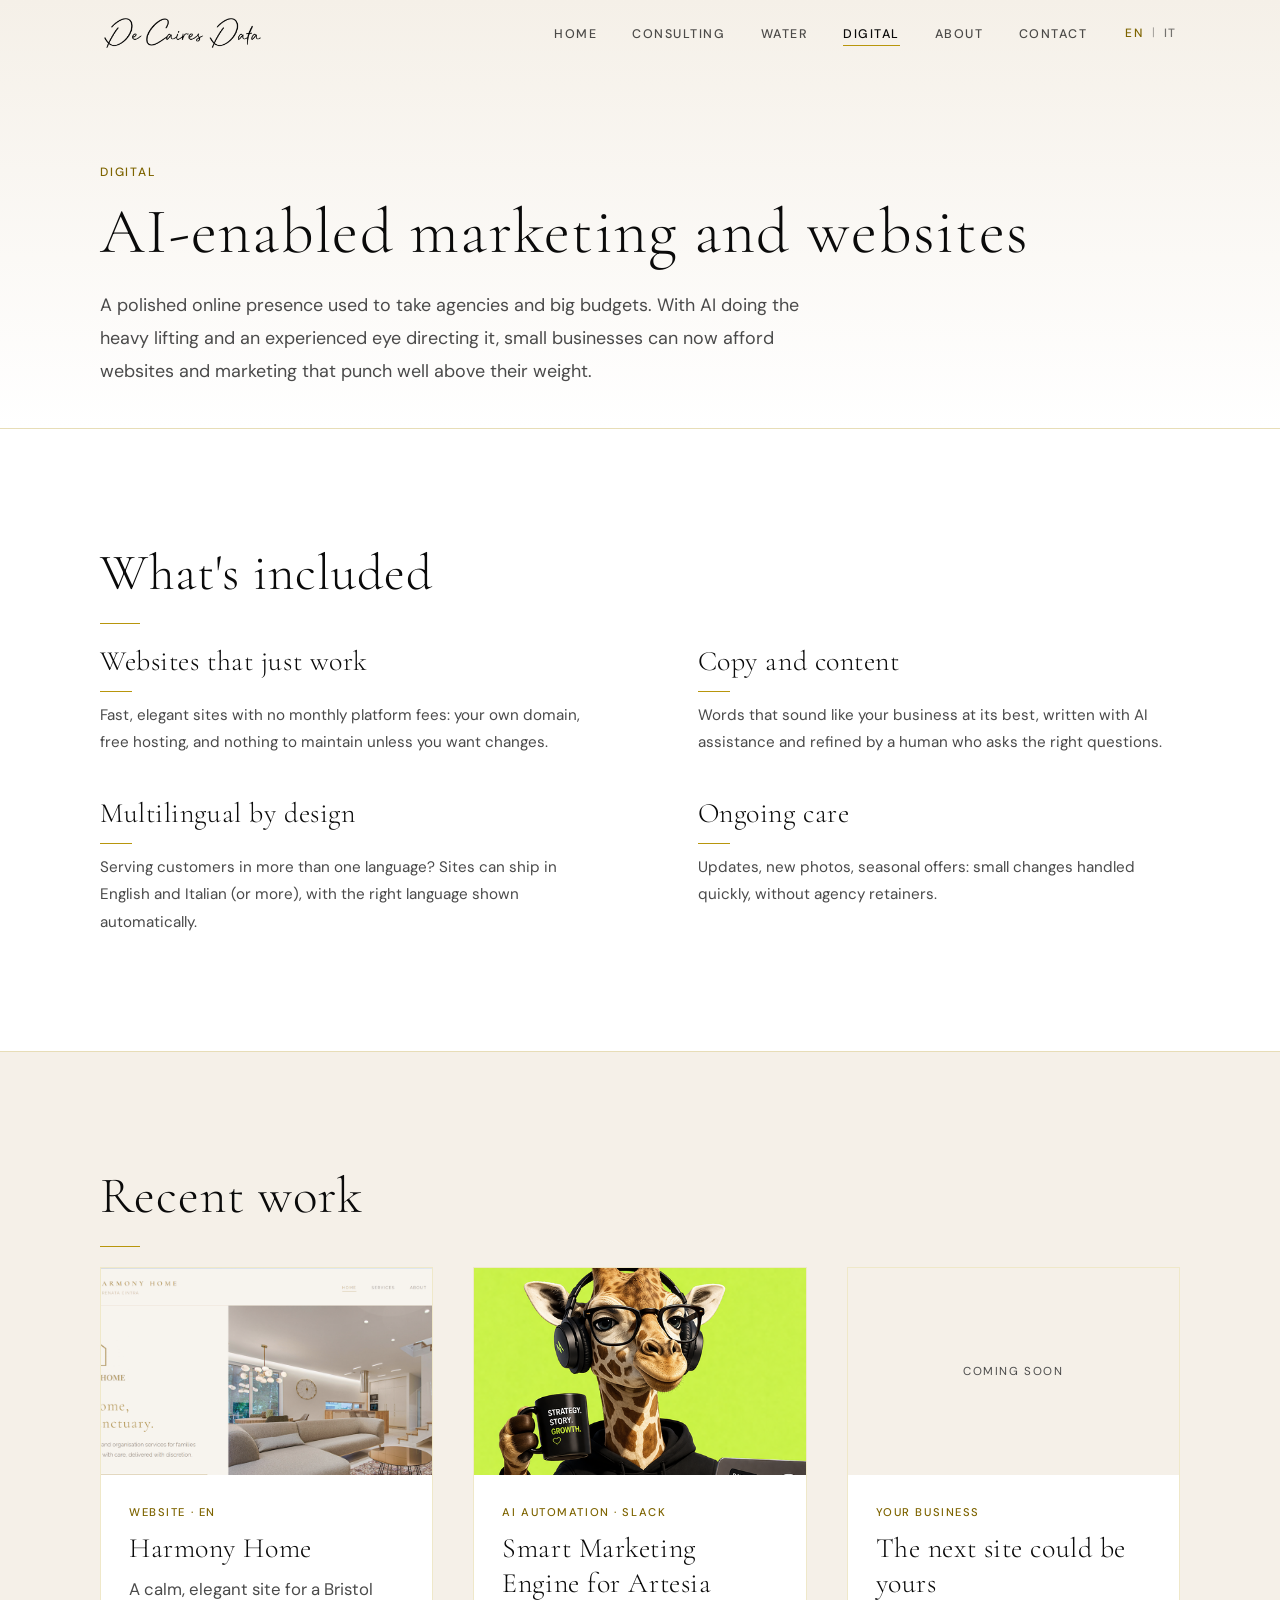
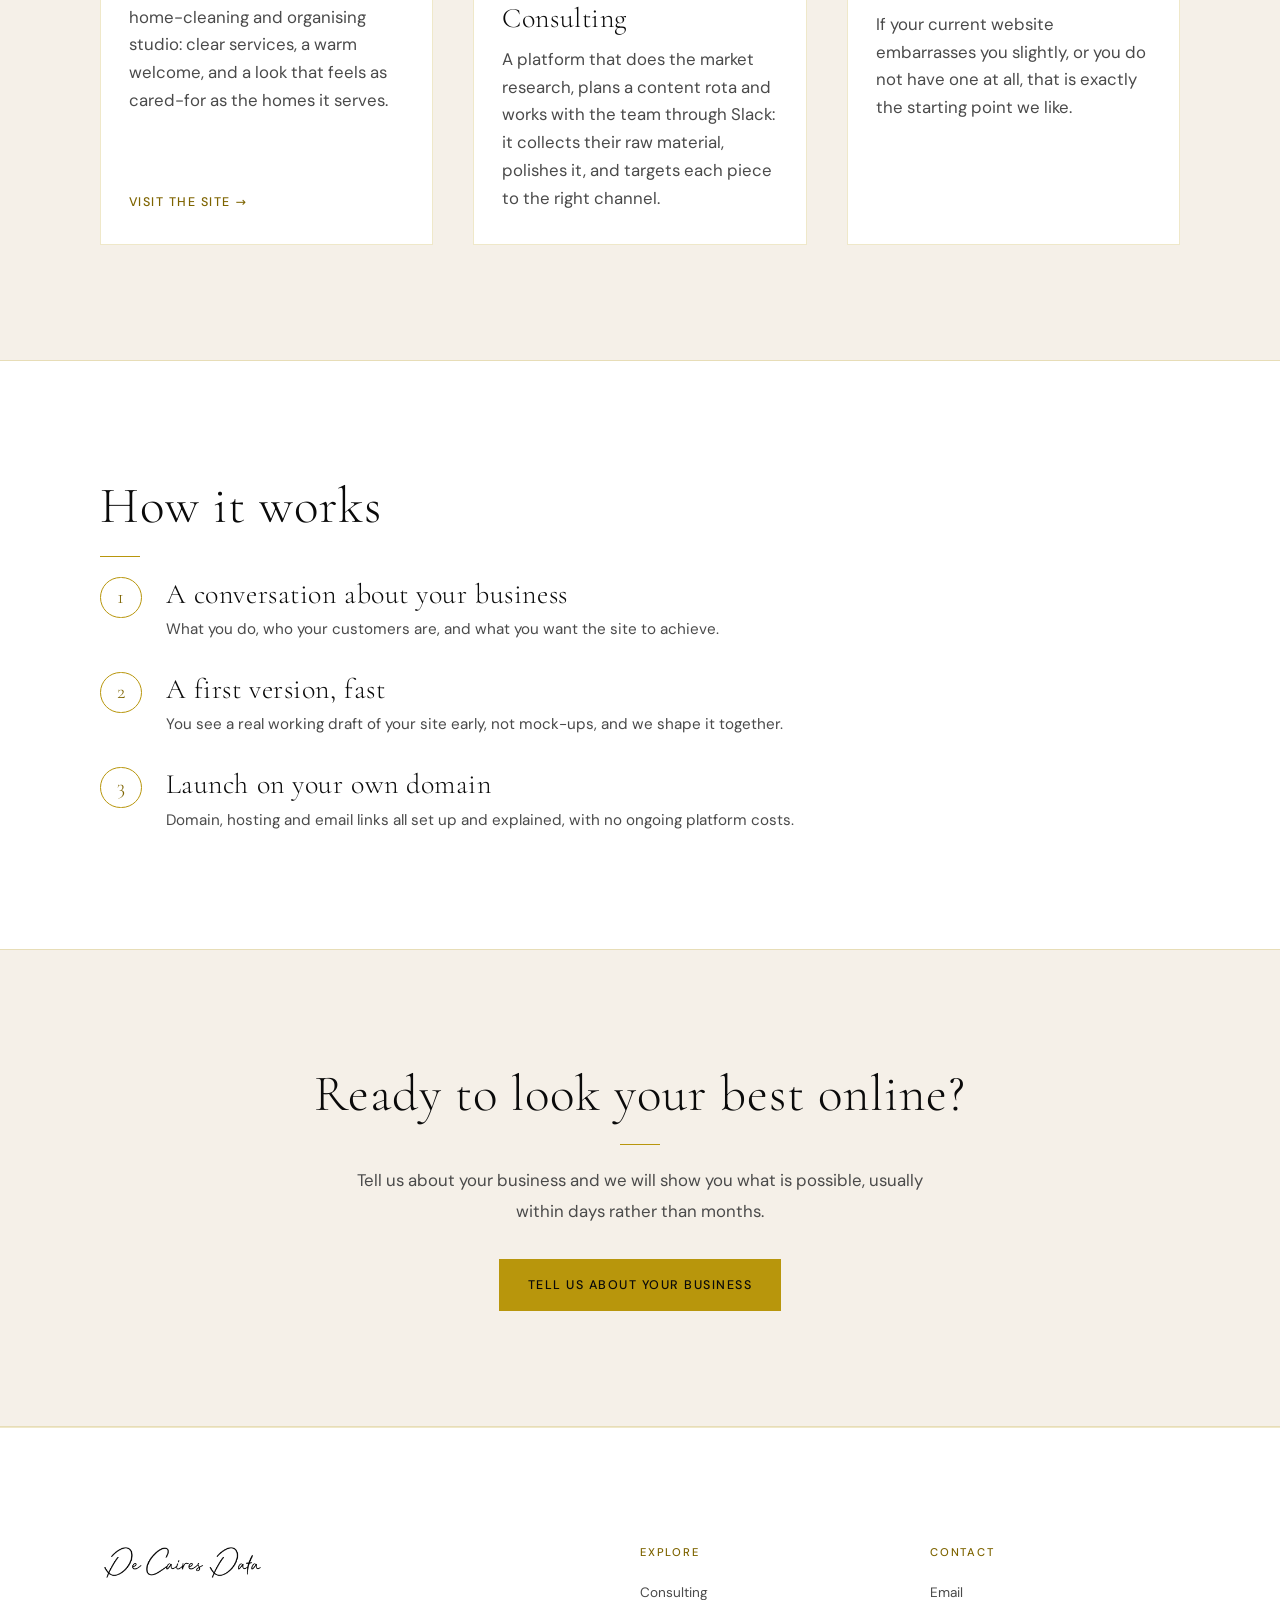
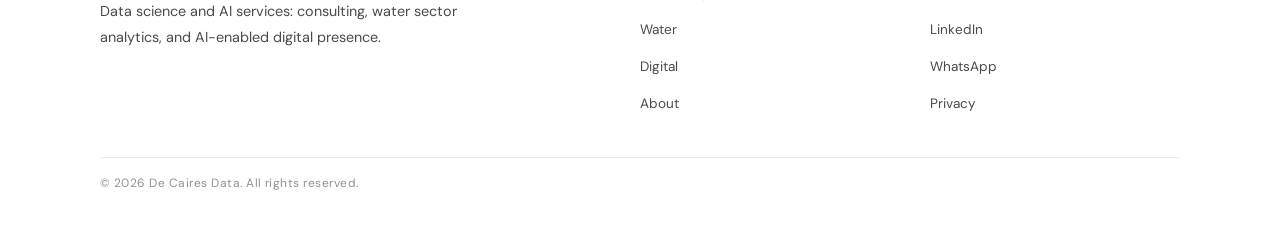
<file: digital.html>
<!DOCTYPE html>
<html lang="en">
<head>
  <meta charset="UTF-8">
  <meta name="viewport" content="width=device-width, initial-scale=1.0">
  <title>AI-Enabled Marketing and Websites | De Caires Data</title>
  <meta name="description" content="Websites and marketing for small businesses, built with AI efficiency and human judgement: fast to launch, easy to run, and made to last.">
  <link rel="icon" type="image/png" sizes="32x32" href="images/DC_icon_32_black-on-white.png">
  <link rel="icon" type="image/png" sizes="48x48" href="images/DC_icon_48_black-on-white.png">
  <link rel="apple-touch-icon" sizes="180x180" href="images/DC_icon_180_black-on-white.png">
  <link rel="stylesheet" href="css/style.css">
</head>
<body>

  <header class="nav" id="nav">
    <div class="nav__inner">
      <a href="index.html" class="nav__brand"><img class="nav__brand-logo" src="images/DeCaires_Data_logo_black_transparent.png" alt="De Caires Data"></a>
      <button class="nav__toggle" id="navToggle" aria-label="Menu" aria-expanded="false">
        <span class="nav__toggle-bar"></span>
        <span class="nav__toggle-bar"></span>
        <span class="nav__toggle-bar"></span>
      </button>
      <ul class="nav__links" id="navLinks">
        <li><a class="nav__link" href="index.html" data-i18n="nav.home">Home</a></li>
        <li><a class="nav__link" href="consulting.html" data-i18n="nav.consulting">Consulting</a></li>
        <li><a class="nav__link" href="water.html" data-i18n="nav.water">Water</a></li>
        <li><a class="nav__link nav__link--active" href="digital.html" data-i18n="nav.digital">Digital</a></li>
        <li><a class="nav__link" href="about.html" data-i18n="nav.about">About</a></li>
        <li><a class="nav__link" href="contact.html" data-i18n="nav.contact">Contact</a></li>
        <li class="nav__lang">
          <button class="nav__lang-btn" data-lang="en">EN</button>
          <span aria-hidden="true">|</span>
          <button class="nav__lang-btn" data-lang="it">IT</button>
        </li>
      </ul>
    </div>
  </header>

  <main>

    <section class="page-hero">
      <div class="wrap">
        <span class="section__kicker" data-i18n="digital.kicker">Digital</span>
        <h1 data-i18n="digital.title">AI-enabled marketing and websites</h1>
        <p class="page-hero__intro" data-i18n="digital.intro">A polished online presence used to take agencies and big budgets. With AI doing the heavy lifting and an experienced eye directing it, small businesses can now afford websites and marketing that punch well above their weight.</p>
      </div>
    </section>

    <section class="section">
      <div class="wrap">
        <h2 class="section__title" data-i18n="digital.offeringsTitle">What's included</h2>
        <hr class="divider">
        <div class="offerings">
          <div class="offering">
            <h3 data-i18n="digital.off1Title">Websites that just work</h3>
            <p data-i18n="digital.off1Text">Fast, elegant sites with no monthly platform fees: your own domain, free hosting, and nothing to maintain unless you want changes.</p>
          </div>
          <div class="offering">
            <h3 data-i18n="digital.off2Title">Copy and content</h3>
            <p data-i18n="digital.off2Text">Words that sound like your business at its best, written with AI assistance and refined by a human who asks the right questions.</p>
          </div>
          <div class="offering">
            <h3 data-i18n="digital.off3Title">Multilingual by design</h3>
            <p data-i18n="digital.off3Text">Serving customers in more than one language? Sites can ship in English and Italian (or more), with the right language shown automatically.</p>
          </div>
          <div class="offering">
            <h3 data-i18n="digital.off4Title">Ongoing care</h3>
            <p data-i18n="digital.off4Text">Updates, new photos, seasonal offers: small changes handled quickly, without agency retainers.</p>
          </div>
        </div>
      </div>
    </section>

    <section class="section section--tint">
      <div class="wrap">
        <h2 class="section__title" data-i18n="digital.portfolioTitle">Recent work</h2>
        <hr class="divider">
        <div class="cases">
          <article class="case-card">
            <a class="case-card__media" href="https://harmony-home.uk" target="_blank" rel="noopener">
              <img class="case-card__image" src="images/harmonyhome.png" alt="Harmony Home website homepage">
            </a>
            <div class="case-card__body">
              <span class="case-card__tag" data-i18n="digital.port2Tag">Website · EN</span>
              <h3>Harmony Home</h3>
              <p data-i18n="digital.port2Text">A calm, elegant site for a Bristol home-cleaning and organising studio: clear services, a warm welcome, and a look that feels as cared-for as the homes it serves.</p>
              <a class="case-card__link" href="https://harmony-home.uk" target="_blank" rel="noopener" data-i18n="digital.portVisit">Visit the site →</a>
            </div>
          </article>
          <article class="case-card">
            <div class="case-card__media">
              <img class="case-card__image case-card__image--top" src="images/smart-marketing-engine.png" alt="Illustration of a giraffe in headphones and glasses at a laptop, holding a mug reading Strategy, Story, Growth">
            </div>
            <div class="case-card__body">
              <span class="case-card__tag" data-i18n="digital.port4Tag">AI automation · Slack</span>
              <h3 data-i18n="digital.port4Title">Smart Marketing Engine for Artesia Consulting</h3>
              <p data-i18n="digital.port4Text">A platform that does the market research, plans a content rota and works with the team through Slack: it collects their raw material, polishes it, and targets each piece to the right channel.</p>
            </div>
          </article>
          <article class="case-card">
            <div class="case-card__image--placeholder" data-i18n="common.comingSoon">Coming soon</div>
            <div class="case-card__body">
              <span class="case-card__tag" data-i18n="digital.port3Tag">Your business</span>
              <h3 data-i18n="digital.port3Title">The next site could be yours</h3>
              <p data-i18n="digital.port3Text">If your current website embarrasses you slightly, or you do not have one at all, that is exactly the starting point we like.</p>
            </div>
          </article>
        </div>
      </div>
    </section>

    <section class="section">
      <div class="wrap">
        <h2 class="section__title" data-i18n="digital.processTitle">How it works</h2>
        <hr class="divider">
        <ol class="steps">
          <li class="steps__item">
            <div>
              <h3 data-i18n="digital.step1Title">A conversation about your business</h3>
              <p data-i18n="digital.step1Text">What you do, who your customers are, and what you want the site to achieve.</p>
            </div>
          </li>
          <li class="steps__item">
            <div>
              <h3 data-i18n="digital.step2Title">A first version, fast</h3>
              <p data-i18n="digital.step2Text">You see a real working draft of your site early, not mock-ups, and we shape it together.</p>
            </div>
          </li>
          <li class="steps__item">
            <div>
              <h3 data-i18n="digital.step3Title">Launch on your own domain</h3>
              <p data-i18n="digital.step3Text">Domain, hosting and email links all set up and explained, with no ongoing platform costs.</p>
            </div>
          </li>
        </ol>
      </div>
    </section>

    <section class="cta-band">
      <div class="wrap">
        <h2 data-i18n="digital.ctaTitle">Ready to look your best online?</h2>
        <p data-i18n="digital.ctaText">Tell us about your business and we will show you what is possible, usually within days rather than months.</p>
        <a href="contact.html" class="button button--solid" data-i18n="digital.ctaButton">Tell us about your business</a>
      </div>
    </section>

  </main>

  <footer class="footer">
    <div class="wrap">
      <div class="footer__grid">
        <div>
          <p class="footer__brand"><img class="footer__brand-logo" src="images/DeCaires_Data_logo_black_transparent.png" alt="De Caires Data"></p>
          <p class="footer__text" data-i18n="footer.text">Data science and AI services: consulting, water sector analytics, and AI-enabled digital presence.</p>
        </div>
        <div>
          <p class="footer__heading" data-i18n="footer.explore">Explore</p>
          <ul class="footer__list">
            <li><a class="footer__link" href="consulting.html" data-i18n="nav.consulting">Consulting</a></li>
            <li><a class="footer__link" href="water.html" data-i18n="nav.water">Water</a></li>
            <li><a class="footer__link" href="digital.html" data-i18n="nav.digital">Digital</a></li>
            <li><a class="footer__link" href="about.html" data-i18n="nav.about">About</a></li>
          </ul>
        </div>
        <div>
          <p class="footer__heading" data-i18n="footer.contact">Contact</p>
          <ul class="footer__list">
            <li><a class="footer__link" href="#" data-contact="email">Email</a></li>
            <li><a class="footer__link" href="#" data-contact="linkedin" target="_blank" rel="noopener">LinkedIn</a></li>
            <li><a class="footer__link" href="#" data-contact="whatsapp" target="_blank" rel="noopener">WhatsApp</a></li>
            <li><a class="footer__link" href="privacy.html">Privacy</a></li>
          </ul>
        </div>
      </div>
      <p class="footer__legal" data-i18n="footer.legal">© 2026 De Caires Data. All rights reserved.</p>
    </div>
  </footer>

  <script src="js/vendor/i18next.min.js"></script>
  <script src="js/i18n.js"></script>
  <script src="js/main.js"></script>
</body>
</html>
</file>
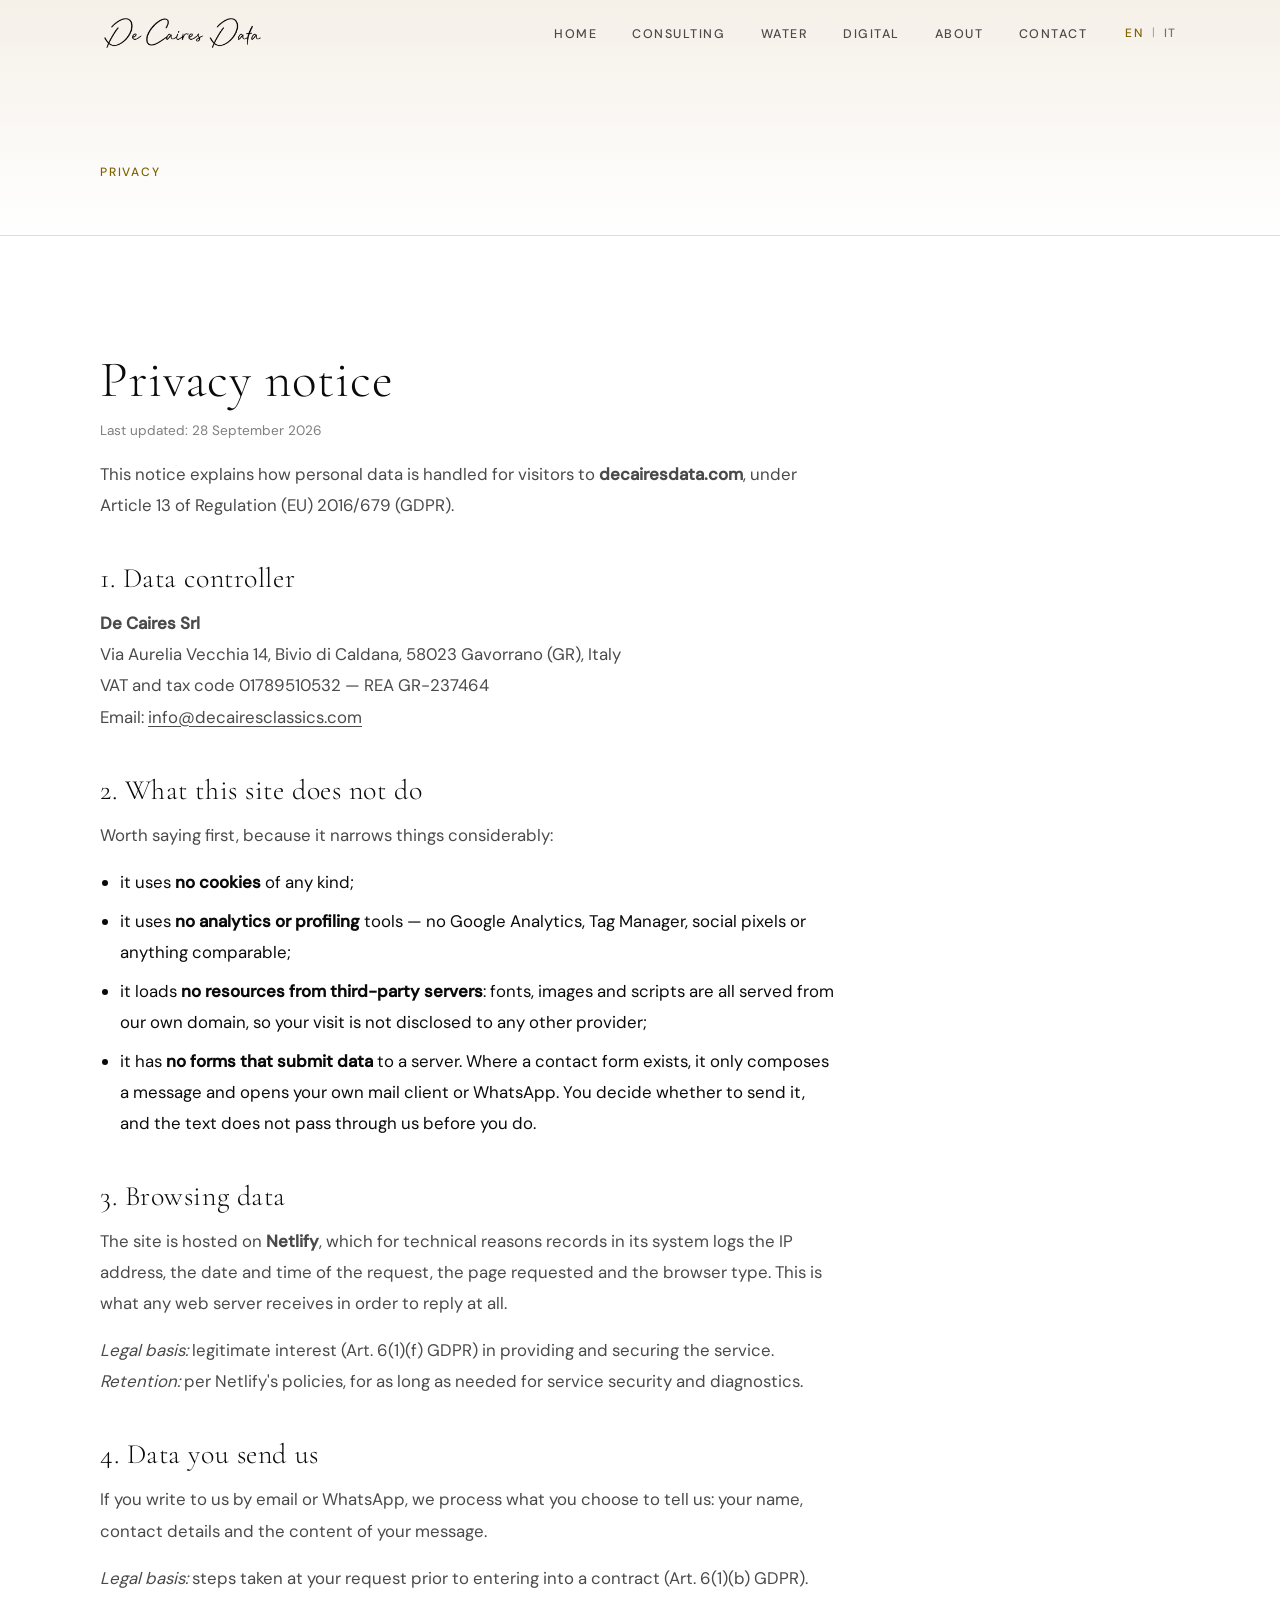
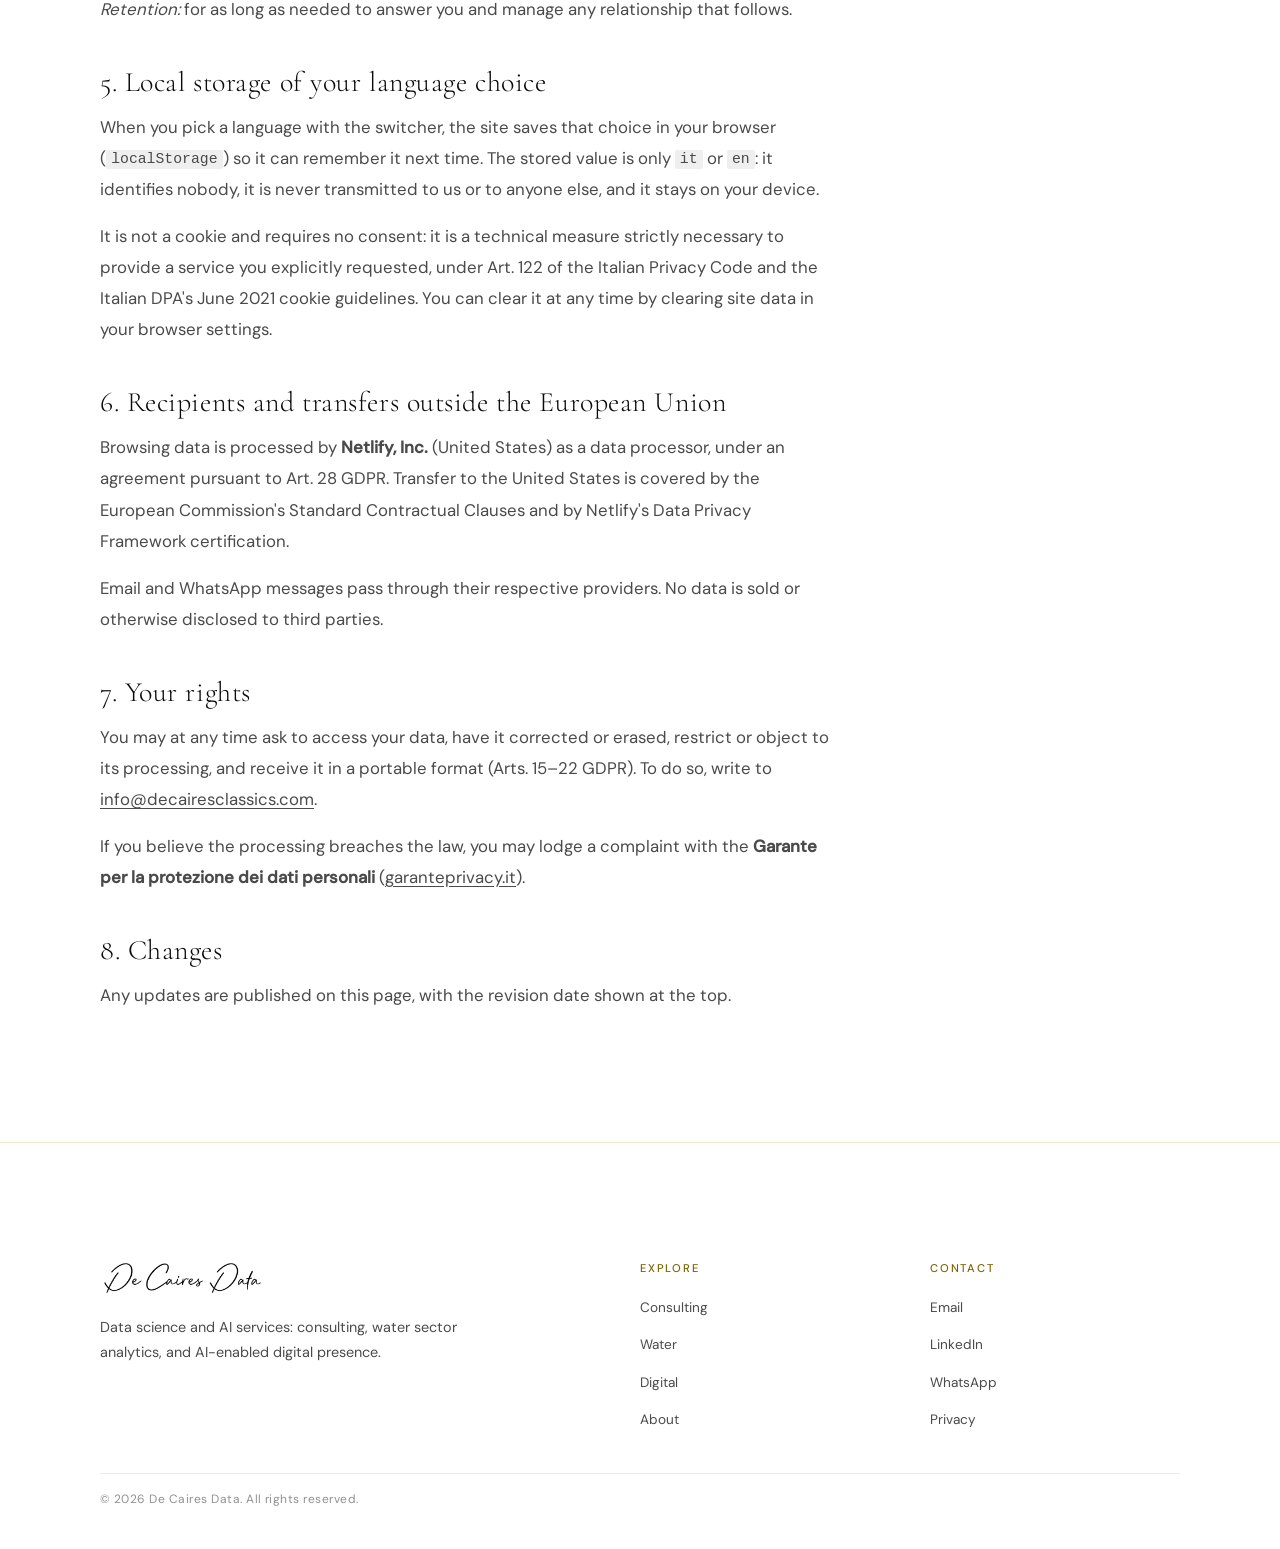
<file: privacy.html>
<!DOCTYPE html>
<html lang="it">
<head>
<meta charset="UTF-8">
<meta name="viewport" content="width=device-width, initial-scale=1.0">
<title>Privacy | De Caires Data</title>
<meta name="robots" content="noindex, follow">
<link rel="icon" type="image/png" href="images/DC_icon_32_black-on-white.png">
<link rel="stylesheet" href="css/style.css">
<style>
  .pp { max-width: 46rem; }
  .pp h2 { margin-bottom: 0.5rem; }
  .pp h3 { margin: 2.5rem 0 0.75rem; }
  .pp p, .pp li { line-height: 1.85; margin-bottom: 1rem; }
  .pp ul { margin: 0 0 1rem 1.25rem; }
  .pp li { margin-bottom: 0.5rem; }
  .pp code {
    font-size: 0.88em; padding: 0.1em 0.35em;
    background: rgba(127,127,127,0.12); border-radius: 2px;
  }
  .pp a { text-decoration: underline; text-underline-offset: 3px; }
  .pp-date { font-size: 0.85rem; opacity: 0.7; }
  [data-pp-lang] { display: none; }
  [data-pp-lang].is-on { display: block; }
</style>
</head>
<body>

<header class="nav" id="nav">
    <div class="nav__inner">
      <a href="index.html" class="nav__brand"><img class="nav__brand-logo" src="images/DeCaires_Data_logo_black_transparent.png" alt="De Caires Data"></a>
      <button class="nav__toggle" id="navToggle" aria-label="Menu" aria-expanded="false">
        <span class="nav__toggle-bar"></span>
        <span class="nav__toggle-bar"></span>
        <span class="nav__toggle-bar"></span>
      </button>
      <ul class="nav__links" id="navLinks">
        <li><a class="nav__link" href="index.html" data-i18n="nav.home">Home</a></li>
        <li><a class="nav__link" href="consulting.html" data-i18n="nav.consulting">Consulting</a></li>
        <li><a class="nav__link" href="water.html" data-i18n="nav.water">Water</a></li>
        <li><a class="nav__link" href="digital.html" data-i18n="nav.digital">Digital</a></li>
        <li><a class="nav__link" href="about.html" data-i18n="nav.about">About</a></li>
        <li><a class="nav__link" href="contact.html" data-i18n="nav.contact">Contact</a></li>
        <li class="nav__lang">
          <button class="nav__lang-btn" data-lang="en">EN</button>
          <span aria-hidden="true">|</span>
          <button class="nav__lang-btn" data-lang="it">IT</button>
        </li>
      </ul>
    </div>
  </header>

<main>
  <section class="page-hero"><div class="wrap">
    <span class="eyebrow section__kicker">Privacy</span>
  </div></section>
  <section class="section"><div class="wrap"><div class="pp">

<div data-pp-lang="it">

<h2>Informativa sul trattamento dei dati personali</h2>
<p class="pp-date">Ultimo aggiornamento: 28 settembre 2026</p>

<p>Questa informativa descrive come vengono trattati i dati personali di chi
visita <strong>decairesdata.com</strong>, ai sensi dell'art. 13 del Regolamento (UE)
2016/679 (GDPR).</p>

<h3>1. Titolare del trattamento</h3>
<p><strong>De Caires Srl</strong><br>
Via Aurelia Vecchia 14, Bivio di Caldana, 58023 Gavorrano (GR), Italia<br>
P.IVA e C.F. 01789510532 &mdash; REA GR-237464<br>
Email: <a href="mailto:info@decairesclassics.com">info@decairesclassics.com</a></p>

<h3>2. Che cosa questo sito non fa</h3>
<p>Vale la pena dirlo prima del resto, perche' restringe molto il campo:</p>
<ul>
  <li>non utilizza <strong>cookie</strong>, di alcun tipo;</li>
  <li>non utilizza strumenti di <strong>statistica o profilazione</strong>
      (nessun Google Analytics, Tag Manager, pixel dei social o simili);</li>
  <li>non carica <strong>alcuna risorsa da server di terzi</strong>: caratteri
      tipografici, immagini e script sono serviti dal nostro dominio, quindi
      la tua visita non viene comunicata a nessun altro fornitore;</li>
  <li>non contiene <strong>moduli che inviano dati</strong> a un server: dove
      e' presente un modulo di contatto, questo si limita a comporre un
      messaggio e ad aprire la tua applicazione di posta o WhatsApp. Sei tu a
      decidere se inviarlo, e il testo non transita da noi prima di allora.</li>
</ul>

<h3>3. Dati di navigazione</h3>
<p>Il sito e' ospitato su <strong>Netlify</strong>, che per necessita' tecniche
registra nei log di sistema l'indirizzo IP, la data e l'ora della richiesta, la
pagina richiesta e il tipo di browser. Sono dati che qualunque server web
riceve per poter rispondere.</p>
<p><em>Base giuridica:</em> legittimo interesse (art. 6.1.f GDPR) a erogare il
servizio e mantenerlo sicuro.<br>
<em>Conservazione:</em> secondo le politiche di Netlify, per il tempo
necessario alla sicurezza e diagnostica del servizio.</p>

<h3>4. Dati che ci invii tu</h3>
<p>Se ci scrivi per email o WhatsApp, trattiamo quello che ci comunichi: nome,
recapito e il contenuto del messaggio.</p>
<p><em>Base giuridica:</em> esecuzione di misure precontrattuali su tua
richiesta (art. 6.1.b GDPR).<br>
<em>Conservazione:</em> per il tempo necessario a dare seguito alla richiesta e
a gestire l'eventuale rapporto che ne nasce.</p>

<h3>5. Memorizzazione locale della lingua</h3>
<p>Quando scegli la lingua con il selettore, il sito salva quella scelta nel
tuo browser (<code>localStorage</code>), per ricordarsela alla visita
successiva. Il valore memorizzato e' soltanto <code>it</code> o <code>en</code>:
non identifica nessuno, non viene mai trasmesso a noi ne' a terzi, e resta sul
tuo dispositivo.</p>
<p>Non e' un cookie e non richiede consenso: e' uno strumento tecnico
strettamente necessario a erogare un servizio che hai richiesto tu, secondo
l'art. 122 del Codice Privacy e le Linee guida cookie del Garante del giugno
2021. Puoi cancellarlo in qualunque momento svuotando i dati del sito dalle
impostazioni del browser.</p>

<h3>6. Destinatari e trasferimenti fuori dall'Unione Europea</h3>
<p>I dati di navigazione sono trattati da <strong>Netlify, Inc.</strong>
(Stati Uniti) in qualita' di responsabile del trattamento, sulla base di un
accordo ai sensi dell'art. 28 GDPR. Il trasferimento verso gli Stati Uniti e'
garantito dalle Clausole Contrattuali Standard della Commissione europea e
dall'adesione al Data Privacy Framework.</p>
<p>Le comunicazioni via email o WhatsApp transitano dai rispettivi fornitori
di servizio. Nessun dato viene ceduto o venduto a terzi.</p>

<h3>7. I tuoi diritti</h3>
<p>Puoi in ogni momento chiedere di accedere ai tuoi dati, di rettificarli o
cancellarli, di limitarne o opporti al trattamento, e di riceverli in formato
portabile (artt. 15&ndash;22 GDPR). Per farlo scrivi a <a href="mailto:info@decairesclassics.com">info@decairesclassics.com</a>.</p>
<p>Se ritieni che il trattamento violi la normativa, puoi proporre reclamo al
<strong>Garante per la protezione dei dati personali</strong>
(<a href="https://www.garanteprivacy.it" target="_blank" rel="noopener">garanteprivacy.it</a>).</p>

<h3>8. Modifiche</h3>
<p>Eventuali aggiornamenti vengono pubblicati su questa pagina, con la data di
revisione in alto.</p>

</div>

<div data-pp-lang="en">

<h2>Privacy notice</h2>
<p class="pp-date">Last updated: 28 September 2026</p>

<p>This notice explains how personal data is handled for visitors to
<strong>decairesdata.com</strong>, under Article 13 of Regulation (EU) 2016/679 (GDPR).</p>

<h3>1. Data controller</h3>
<p><strong>De Caires Srl</strong><br>
Via Aurelia Vecchia 14, Bivio di Caldana, 58023 Gavorrano (GR), Italy<br>
VAT and tax code 01789510532 &mdash; REA GR-237464<br>
Email: <a href="mailto:info@decairesclassics.com">info@decairesclassics.com</a></p>

<h3>2. What this site does not do</h3>
<p>Worth saying first, because it narrows things considerably:</p>
<ul>
  <li>it uses <strong>no cookies</strong> of any kind;</li>
  <li>it uses <strong>no analytics or profiling</strong> tools &mdash; no Google
      Analytics, Tag Manager, social pixels or anything comparable;</li>
  <li>it loads <strong>no resources from third-party servers</strong>: fonts,
      images and scripts are all served from our own domain, so your visit is
      not disclosed to any other provider;</li>
  <li>it has <strong>no forms that submit data</strong> to a server. Where a
      contact form exists, it only composes a message and opens your own mail
      client or WhatsApp. You decide whether to send it, and the text does not
      pass through us before you do.</li>
</ul>

<h3>3. Browsing data</h3>
<p>The site is hosted on <strong>Netlify</strong>, which for technical reasons
records in its system logs the IP address, the date and time of the request,
the page requested and the browser type. This is what any web server receives
in order to reply at all.</p>
<p><em>Legal basis:</em> legitimate interest (Art. 6(1)(f) GDPR) in providing
and securing the service.<br>
<em>Retention:</em> per Netlify's policies, for as long as needed for service
security and diagnostics.</p>

<h3>4. Data you send us</h3>
<p>If you write to us by email or WhatsApp, we process what you choose to tell
us: your name, contact details and the content of your message.</p>
<p><em>Legal basis:</em> steps taken at your request prior to entering into a
contract (Art. 6(1)(b) GDPR).<br>
<em>Retention:</em> for as long as needed to answer you and manage any
relationship that follows.</p>

<h3>5. Local storage of your language choice</h3>
<p>When you pick a language with the switcher, the site saves that choice in
your browser (<code>localStorage</code>) so it can remember it next time. The
stored value is only <code>it</code> or <code>en</code>: it identifies nobody,
it is never transmitted to us or to anyone else, and it stays on your device.</p>
<p>It is not a cookie and requires no consent: it is a technical measure
strictly necessary to provide a service you explicitly requested, under
Art. 122 of the Italian Privacy Code and the Italian DPA's June 2021 cookie
guidelines. You can clear it at any time by clearing site data in your
browser settings.</p>

<h3>6. Recipients and transfers outside the European Union</h3>
<p>Browsing data is processed by <strong>Netlify, Inc.</strong> (United States)
as a data processor, under an agreement pursuant to Art. 28 GDPR. Transfer to
the United States is covered by the European Commission's Standard Contractual
Clauses and by Netlify's Data Privacy Framework certification.</p>
<p>Email and WhatsApp messages pass through their respective providers. No data
is sold or otherwise disclosed to third parties.</p>

<h3>7. Your rights</h3>
<p>You may at any time ask to access your data, have it corrected or erased,
restrict or object to its processing, and receive it in a portable format
(Arts. 15&ndash;22 GDPR). To do so, write to <a href="mailto:info@decairesclassics.com">info@decairesclassics.com</a>.</p>
<p>If you believe the processing breaches the law, you may lodge a complaint
with the <strong>Garante per la protezione dei dati personali</strong>
(<a href="https://www.garanteprivacy.it" target="_blank" rel="noopener">garanteprivacy.it</a>).</p>

<h3>8. Changes</h3>
<p>Any updates are published on this page, with the revision date shown at the
top.</p>

</div>
  </div></div></section>
</main>

<footer class="footer">
    <div class="wrap">
      <div class="footer__grid">
        <div>
          <p class="footer__brand"><img class="footer__brand-logo" src="images/DeCaires_Data_logo_black_transparent.png" alt="De Caires Data"></p>
          <p class="footer__text" data-i18n="footer.text">Data science and AI services: consulting, water sector analytics, and AI-enabled digital presence.</p>
        </div>
        <div>
          <p class="footer__heading" data-i18n="footer.explore">Explore</p>
          <ul class="footer__list">
            <li><a class="footer__link" href="consulting.html" data-i18n="nav.consulting">Consulting</a></li>
            <li><a class="footer__link" href="water.html" data-i18n="nav.water">Water</a></li>
            <li><a class="footer__link" href="digital.html" data-i18n="nav.digital">Digital</a></li>
            <li><a class="footer__link" href="about.html" data-i18n="nav.about">About</a></li>
          </ul>
        </div>
        <div>
          <p class="footer__heading" data-i18n="footer.contact">Contact</p>
          <ul class="footer__list">
            <li><a class="footer__link" href="#" data-contact="email">Email</a></li>
            <li><a class="footer__link" href="#" data-contact="linkedin" target="_blank" rel="noopener">LinkedIn</a></li>
            <li><a class="footer__link" href="#" data-contact="whatsapp" target="_blank" rel="noopener">WhatsApp</a></li>
            <li><a class="footer__link" href="privacy.html">Privacy</a></li>
          </ul>
        </div>
      </div>
      <p class="footer__legal" data-i18n="footer.legal">© 2026 De Caires Data. All rights reserved.</p>
    </div>
  </footer>

<script>
  (function () {
    var KEY = 'decairesdata-lang';
    function stored() {
      try { return localStorage.getItem(KEY); } catch (e) { return null; }
    }
    function pick() {
      var s = stored();
      if (s === 'it' || s === 'en') return s;
      if (/\.it$/i.test(location.hostname)) return 'it';
      return /^it\b/i.test(navigator.language || '') ? 'it' : 'en';
    }
    function show(lang) {
      document.querySelectorAll('[data-pp-lang]').forEach(function (el) {
        el.classList.toggle('is-on', el.getAttribute('data-pp-lang') === lang);
      });
      document.documentElement.setAttribute('lang', lang);
    }
    show(pick());
    /* Il selettore del sito scrive la preferenza per conto suo: qui basta
       riallineare i due blocchi quando viene cliccato. */
    document.addEventListener('click', function (e) {
      var b = e.target.closest('[data-lang]');
      if (b) setTimeout(function () { show(b.getAttribute('data-lang')); }, 0);
    });
  })();
</script>
<script src="js/vendor/i18next.min.js"></script>
<script src="js/i18n.js"></script>
<script src="js/main.js"></script>
</body>
</html>
</file>
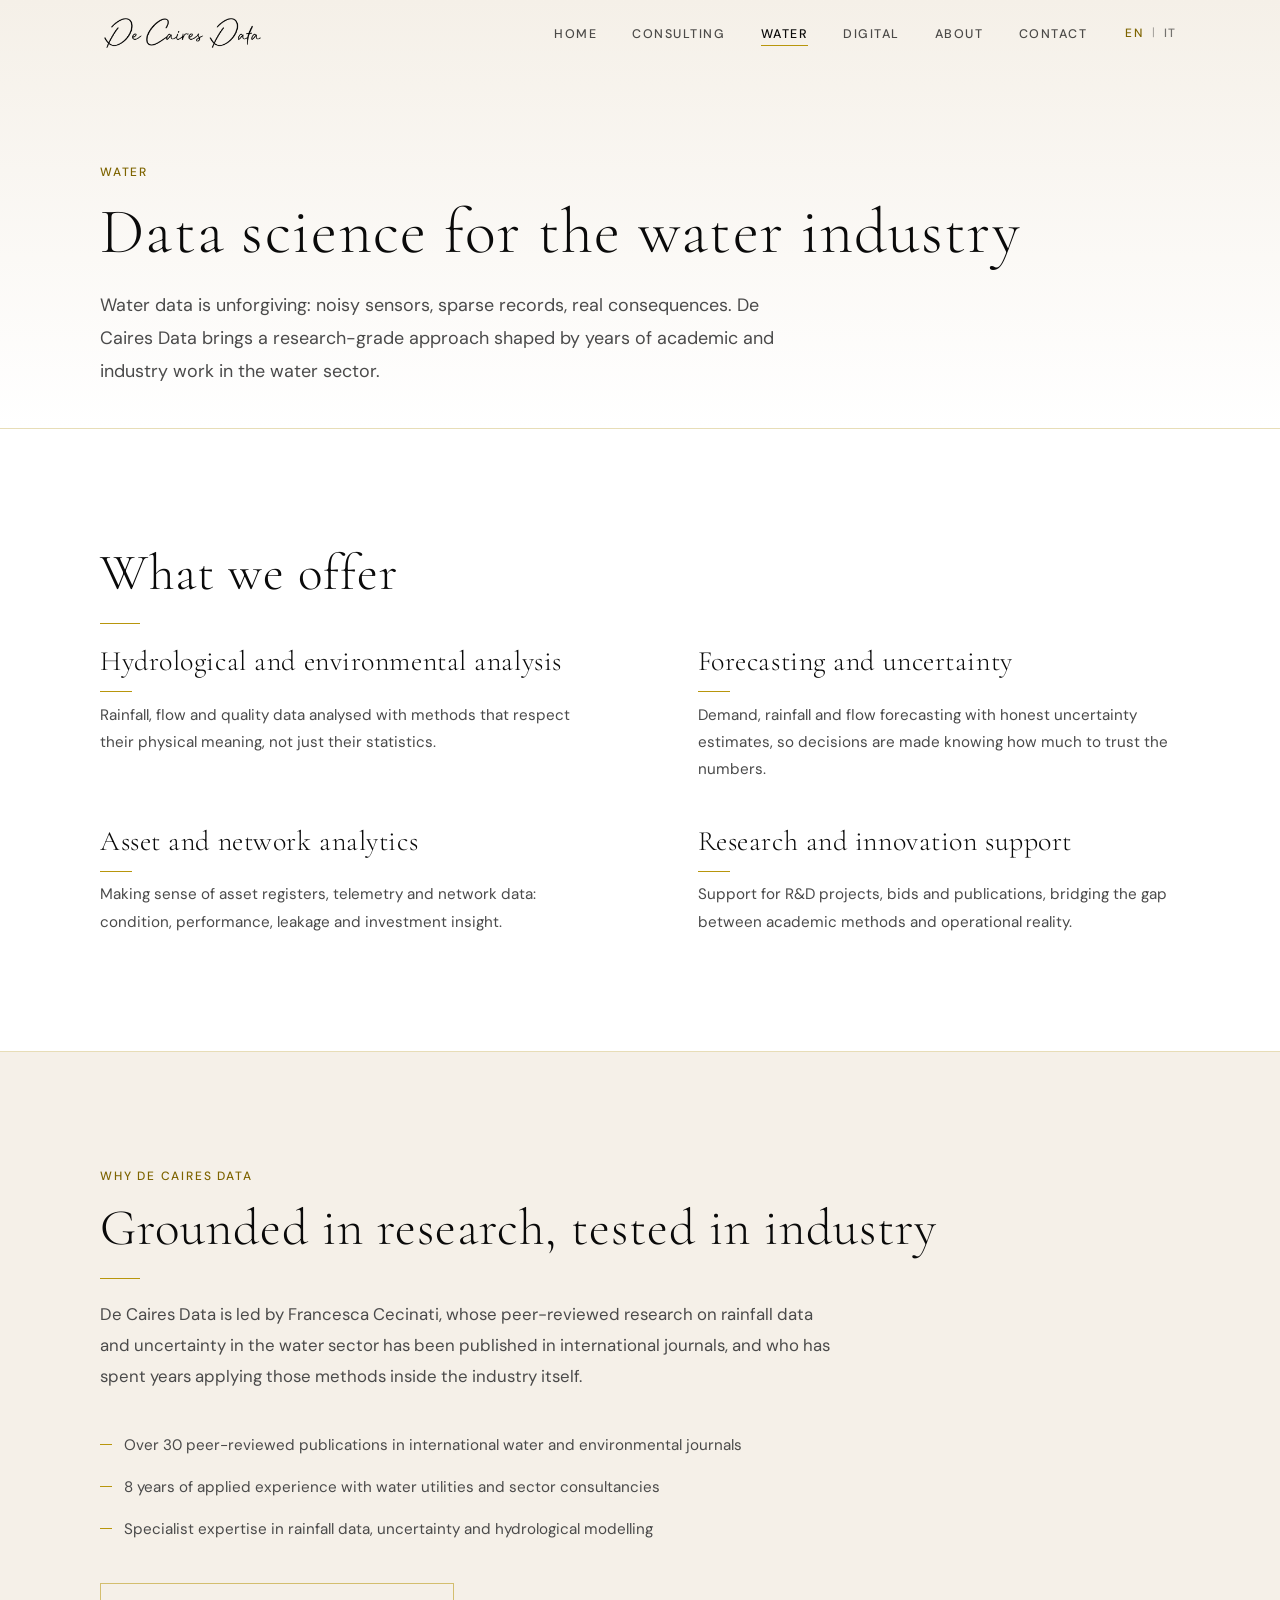
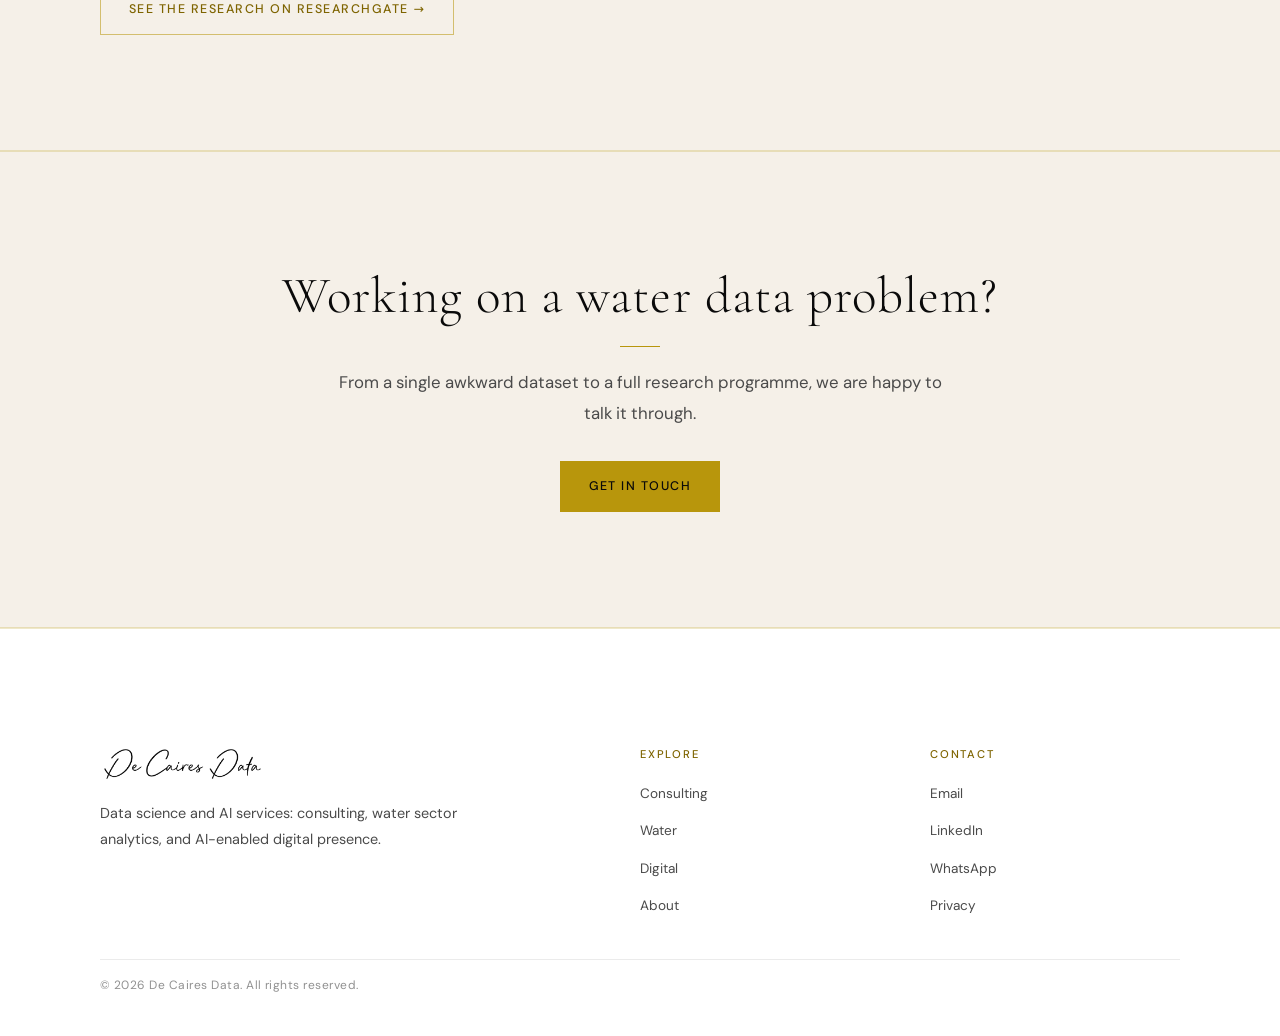
<file: water.html>
<!DOCTYPE html>
<html lang="en">
<head>
  <meta charset="UTF-8">
  <meta name="viewport" content="width=device-width, initial-scale=1.0">
  <title>Data Science for the Water Industry | De Caires Data</title>
  <meta name="description" content="Specialist data science for the water sector: forecasting, uncertainty analysis, asset and network analytics, grounded in peer-reviewed research and industry experience.">
  <link rel="icon" type="image/png" sizes="32x32" href="images/DC_icon_32_black-on-white.png">
  <link rel="icon" type="image/png" sizes="48x48" href="images/DC_icon_48_black-on-white.png">
  <link rel="apple-touch-icon" sizes="180x180" href="images/DC_icon_180_black-on-white.png">
  <link rel="stylesheet" href="css/style.css">
</head>
<body>

  <header class="nav" id="nav">
    <div class="nav__inner">
      <a href="index.html" class="nav__brand"><img class="nav__brand-logo" src="images/DeCaires_Data_logo_black_transparent.png" alt="De Caires Data"></a>
      <button class="nav__toggle" id="navToggle" aria-label="Menu" aria-expanded="false">
        <span class="nav__toggle-bar"></span>
        <span class="nav__toggle-bar"></span>
        <span class="nav__toggle-bar"></span>
      </button>
      <ul class="nav__links" id="navLinks">
        <li><a class="nav__link" href="index.html" data-i18n="nav.home">Home</a></li>
        <li><a class="nav__link" href="consulting.html" data-i18n="nav.consulting">Consulting</a></li>
        <li><a class="nav__link nav__link--active" href="water.html" data-i18n="nav.water">Water</a></li>
        <li><a class="nav__link" href="digital.html" data-i18n="nav.digital">Digital</a></li>
        <li><a class="nav__link" href="about.html" data-i18n="nav.about">About</a></li>
        <li><a class="nav__link" href="contact.html" data-i18n="nav.contact">Contact</a></li>
        <li class="nav__lang">
          <button class="nav__lang-btn" data-lang="en">EN</button>
          <span aria-hidden="true">|</span>
          <button class="nav__lang-btn" data-lang="it">IT</button>
        </li>
      </ul>
    </div>
  </header>

  <main>

    <section class="page-hero">
      <div class="wrap">
        <span class="section__kicker" data-i18n="water.kicker">Water</span>
        <h1 data-i18n="water.title">Data science for the water industry</h1>
        <p class="page-hero__intro" data-i18n="water.intro">Water data is unforgiving: noisy sensors, sparse records, real consequences. De Caires Data brings a research-grade approach shaped by years of academic and industry work in the water sector.</p>
      </div>
    </section>

    <section class="section">
      <div class="wrap">
        <h2 class="section__title" data-i18n="water.offeringsTitle">What we offer</h2>
        <hr class="divider">
        <!-- PLACEHOLDER: confirm the exact service list with Francesca -->
        <div class="offerings">
          <div class="offering">
            <h3 data-i18n="water.off1Title">Hydrological and environmental analysis</h3>
            <p data-i18n="water.off1Text">Rainfall, flow and quality data analysed with methods that respect their physical meaning, not just their statistics.</p>
          </div>
          <div class="offering">
            <h3 data-i18n="water.off2Title">Forecasting and uncertainty</h3>
            <p data-i18n="water.off2Text">Demand, rainfall and flow forecasting with honest uncertainty estimates, so decisions are made knowing how much to trust the numbers.</p>
          </div>
          <div class="offering">
            <h3 data-i18n="water.off3Title">Asset and network analytics</h3>
            <p data-i18n="water.off3Text">Making sense of asset registers, telemetry and network data: condition, performance, leakage and investment insight.</p>
          </div>
          <div class="offering">
            <h3 data-i18n="water.off4Title">Research and innovation support</h3>
            <p data-i18n="water.off4Text">Support for R&amp;D projects, bids and publications, bridging the gap between academic methods and operational reality.</p>
          </div>
        </div>
      </div>
    </section>

    <section class="section section--tint">
      <div class="wrap">
        <span class="section__kicker" data-i18n="water.credKicker">Why De Caires Data</span>
        <h2 class="section__title" data-i18n="water.credTitle">Grounded in research, tested in industry</h2>
        <hr class="divider">
        <p class="section__intro" data-i18n="water.credText">De Caires Data is led by Francesca Cecinati, whose peer-reviewed research on rainfall data and uncertainty in the water sector has been published in international journals, and who has spent years applying those methods inside the industry itself.</p>
        <ul class="credentials">
          <li class="credentials__item" data-i18n="water.cred1">Over 30 peer-reviewed publications in international water and environmental journals</li>
          <li class="credentials__item" data-i18n="water.cred2">8 years of applied experience with water utilities and sector consultancies</li>
          <li class="credentials__item" data-i18n="water.cred3">Specialist expertise in rainfall data, uncertainty and hydrological modelling</li>
        </ul>
        <a class="button button--ghost" href="https://www.researchgate.net/profile/Francesca-Cecinati/research" target="_blank" rel="noopener" data-i18n="water.credLink">See the research on ResearchGate →</a>
      </div>
    </section>

    <section class="cta-band">
      <div class="wrap">
        <h2 data-i18n="water.ctaTitle">Working on a water data problem?</h2>
        <p data-i18n="water.ctaText">From a single awkward dataset to a full research programme, we are happy to talk it through.</p>
        <a href="contact.html" class="button button--solid" data-i18n="water.ctaButton">Get in touch</a>
      </div>
    </section>

  </main>

  <footer class="footer">
    <div class="wrap">
      <div class="footer__grid">
        <div>
          <p class="footer__brand"><img class="footer__brand-logo" src="images/DeCaires_Data_logo_black_transparent.png" alt="De Caires Data"></p>
          <p class="footer__text" data-i18n="footer.text">Data science and AI services: consulting, water sector analytics, and AI-enabled digital presence.</p>
        </div>
        <div>
          <p class="footer__heading" data-i18n="footer.explore">Explore</p>
          <ul class="footer__list">
            <li><a class="footer__link" href="consulting.html" data-i18n="nav.consulting">Consulting</a></li>
            <li><a class="footer__link" href="water.html" data-i18n="nav.water">Water</a></li>
            <li><a class="footer__link" href="digital.html" data-i18n="nav.digital">Digital</a></li>
            <li><a class="footer__link" href="about.html" data-i18n="nav.about">About</a></li>
          </ul>
        </div>
        <div>
          <p class="footer__heading" data-i18n="footer.contact">Contact</p>
          <ul class="footer__list">
            <li><a class="footer__link" href="#" data-contact="email">Email</a></li>
            <li><a class="footer__link" href="#" data-contact="linkedin" target="_blank" rel="noopener">LinkedIn</a></li>
            <li><a class="footer__link" href="#" data-contact="whatsapp" target="_blank" rel="noopener">WhatsApp</a></li>
            <li><a class="footer__link" href="privacy.html">Privacy</a></li>
          </ul>
        </div>
      </div>
      <p class="footer__legal" data-i18n="footer.legal">© 2026 De Caires Data. All rights reserved.</p>
    </div>
  </footer>

  <script src="js/vendor/i18next.min.js"></script>
  <script src="js/i18n.js"></script>
  <script src="js/main.js"></script>
</body>
</html>
</file>
<file: css/style.css>
/* ==========================================================================
   De Caires Data — single stylesheet
   ==========================================================================
   The De Caires house style, inverted: where De Caires Classics is cream and
   gold on black, this side of the brand is black and gold on white. Same
   typography (Cormorant Garamond + DM Sans), same gold hairlines, same
   generous vertical rhythm — so the two sites read as one company.

   Everything visual derives from :root, so brand tweaks are a one-block
   change.
   ========================================================================== */

@import url('fonts.css');

/* ---- Minimal reset ---- */
*,
*::before,
*::after {
  box-sizing: border-box;
  margin: 0;
  padding: 0;
}

img {
  max-width: 100%;
  display: block;
  height: auto;
}

a {
  color: inherit;
}

/* ---- Design tokens ----
   Palette inverted from the Classics board: the cream that was the text
   colour there is the tint band here, and the near-black that was the
   ground is the ink. Gold is unchanged as a hairline/rule colour; a deeper
   bronze (--color-gold-ink) carries gold *text*, since #B8960C is too light
   to sit legibly on white. */
:root {
  --color-ink: #0A0A0A;
  --color-ink-soft: #4A4A4A;
  --color-bg: #ffffff;
  --color-surface: #ffffff;
  --color-cream: #F5F0E8;
  --color-gold: #B8960C;
  --color-gold-ink: #7E6400;
  --color-gold-deep: #8A6F00;
  --color-line: rgba(184, 150, 12, 0.22);
  --color-line-soft: rgba(10, 10, 10, 0.08);

  --font-display: 'Cormorant Garamond', Georgia, serif;
  --font-heading: var(--font-display);
  --font-body: 'DM Sans', system-ui, -apple-system, 'Segoe UI', sans-serif;
  --font-label: var(--font-body);

  --max-width: 1160px;
  --space-s: clamp(0.75rem, 2vw, 1rem);
  --space-m: clamp(1.5rem, 4vw, 2.5rem);
  --space-l: clamp(4rem, 9vw, 7.5rem);
  --radius: 0;
}

/* ---- Base ---- */
html {
  scroll-behavior: smooth;
  font-size: 16px;
}

body {
  font-family: var(--font-body);
  font-weight: 400;
  font-size: clamp(0.95rem, 1.5vw, 1.05rem);
  line-height: 1.65;
  color: var(--color-ink);
  background: var(--color-bg);
  -webkit-font-smoothing: antialiased;
}

h1,
h2,
h3,
h4 {
  font-family: var(--font-display);
  font-weight: 300;
  line-height: 1.15;
  letter-spacing: 0.02em;
  color: var(--color-ink);
}

h1 {
  font-size: clamp(2.4rem, 5vw, 4.2rem);
}

h2 {
  font-size: clamp(1.9rem, 4vw, 3.2rem);
}

h3 {
  font-size: clamp(1.3rem, 2.2vw, 1.75rem);
  line-height: 1.25;
}

p {
  color: var(--color-ink-soft);
}

.wrap {
  max-width: var(--max-width);
  margin: 0 auto;
  padding: 0 var(--space-m);
}

.section {
  padding: var(--space-l) 0;
}

/* Cream band: the warm counterweight to the white ground, fenced by gold
   hairlines the way Classics fences its sections. */
.section--tint {
  background: var(--color-cream);
  border-top: 1px solid var(--color-line);
  border-bottom: 1px solid var(--color-line);
}

.section__kicker {
  display: block;
  font-family: var(--font-label);
  font-size: 0.75rem;
  font-weight: 500;
  letter-spacing: 0.15em;
  text-transform: uppercase;
  color: var(--color-gold-ink);
  margin-bottom: 0.75rem;
}

.section__title {
  margin-bottom: var(--space-s);
}

.section__intro {
  max-width: 46rem;
  margin-bottom: var(--space-m);
  color: var(--color-ink-soft);
  line-height: 1.85;
}

.dot-gold {
  color: var(--color-gold-ink);
}

.divider {
  width: 2.5rem;
  height: 1px;
  background: var(--color-gold);
  border: none;
  margin: 1.25rem 0;
}

.divider--center {
  margin-left: auto;
  margin-right: auto;
}

/* ---- Buttons ----
   Squared off, hairline-bordered, uppercase micro-type: the Classics
   treatment, with gold reading as ink rather than as glow. */
.button {
  display: inline-flex;
  align-items: center;
  gap: 0.5rem;
  font-family: var(--font-body);
  font-weight: 500;
  font-size: 0.78rem;
  letter-spacing: 0.12em;
  text-transform: uppercase;
  text-decoration: none;
  padding: 0.9rem 1.75rem;
  border-radius: var(--radius);
  border: 1px solid var(--color-gold);
  transition: background 0.25s ease, color 0.25s ease, border-color 0.25s ease;
  cursor: pointer;
}

.button--solid {
  background: var(--color-gold);
  color: var(--color-ink);
  border-color: var(--color-gold);
}

.button--solid:hover {
  background: var(--color-ink);
  border-color: var(--color-ink);
  color: var(--color-cream);
}

.button--ghost {
  background: transparent;
  color: var(--color-gold-ink);
  border-color: rgba(184, 150, 12, 0.55);
}

.button--ghost:hover {
  background: var(--color-gold);
  border-color: var(--color-gold);
  color: var(--color-ink);
}

/* ---- Navigation ----
   Transparent over the white hero, then a solid pane with a gold hairline
   once the page moves — mirroring the Classics nav exactly. */
.nav {
  position: fixed;
  top: 0;
  left: 0;
  right: 0;
  z-index: 100;
  background: transparent;
  border-bottom: 1px solid transparent;
  transition: background 0.4s ease, border-color 0.4s ease, box-shadow 0.3s ease;
}

.nav--scrolled,
.nav--open {
  background: rgba(255, 255, 255, 0.97);
  border-bottom-color: var(--color-line);
  backdrop-filter: blur(8px);
  -webkit-backdrop-filter: blur(8px);
}

.nav__inner {
  max-width: var(--max-width);
  margin: 0 auto;
  padding: 0.85rem var(--space-m);
  display: flex;
  align-items: center;
  justify-content: space-between;
  gap: 1rem;
}

.nav__brand {
  display: inline-flex;
  align-items: center;
  text-decoration: none;
}

.nav__brand-logo {
  height: clamp(1.9rem, 3.4vw, 2.4rem);
  width: auto;
}

.nav__links {
  display: flex;
  align-items: center;
  gap: 2.2rem;
  list-style: none;
}

.nav__link {
  position: relative;
  font-size: 0.78rem;
  font-weight: 500;
  letter-spacing: 0.12em;
  text-transform: uppercase;
  text-decoration: none;
  color: rgba(10, 10, 10, 0.72);
  transition: color 0.2s ease;
}

.nav__link::after {
  content: '';
  position: absolute;
  bottom: -4px;
  left: 0;
  width: 0;
  height: 1px;
  background: var(--color-gold);
  transition: width 0.25s ease;
}

.nav__link:hover,
.nav__link--active {
  color: var(--color-ink);
}

.nav__link:hover::after,
.nav__link--active::after {
  width: 100%;
}

.nav__lang {
  display: flex;
  align-items: center;
  gap: 0.35rem;
  font-family: var(--font-label);
  font-size: 0.75rem;
  color: rgba(10, 10, 10, 0.35);
}

.nav__lang-btn {
  background: none;
  border: none;
  font: inherit;
  font-weight: 500;
  letter-spacing: 0.12em;
  text-transform: uppercase;
  color: rgba(10, 10, 10, 0.55);
  cursor: pointer;
  padding: 0.15rem 0.2rem;
  line-height: 1;
  transition: color 0.2s ease;
}

.nav__lang-btn:hover {
  color: var(--color-ink);
}

.nav__lang-btn--active {
  color: var(--color-gold-ink);
  font-weight: 500;
}

.nav__toggle {
  display: none;
  background: none;
  border: none;
  cursor: pointer;
  padding: 0.4rem;
}

.nav__toggle-bar {
  display: block;
  width: 22px;
  height: 1px;
  background: var(--color-ink);
  margin: 6px 0;
  transition: transform 0.25s ease, opacity 0.25s ease;
}

/* ---- Hero (homepage): the wordmark as the centrepiece, on white ----
   Behind it, a contour field (images/hero-contours.svg): nested isolines
   banded warm-core-to-cool-edge, the way a rainfall or elevation map is
   banded. Monoline, at the same stroke weight as the logo's script. */
.hero {
  position: relative;
  overflow: hidden;
  min-height: clamp(30rem, 76vh, 46rem);
  display: flex;
  align-items: center;
  padding: calc(var(--space-l) + 4rem) 0 var(--space-l);
  background: var(--color-bg);
  text-align: center;
}

.hero > .wrap {
  position: relative;
  z-index: 2;
  width: 100%;
}

/* Inset negatively so the drift animation never exposes a white edge. */
.hero-art {
  position: absolute;
  inset: -5%;
  z-index: 0;
  pointer-events: none;
}

.hero-art img {
  width: 100%;
  height: 100%;
  object-fit: cover;
  animation: hero-drift 34s ease-in-out infinite alternate;
  will-change: transform;
}

/* A near-white wash over the centre: the wordmark is a very thin monoline,
   and without this the contour crossings break up its strokes. */
.hero-art::after {
  content: '';
  position: absolute;
  inset: 0;
  background: radial-gradient(ellipse 50% 44% at 50% 44%,
    rgba(255, 255, 255, 0.90) 0%,
    rgba(255, 255, 255, 0.74) 45%,
    rgba(255, 255, 255, 0.34) 70%,
    rgba(255, 255, 255, 0) 100%);
}

@keyframes hero-drift {
  to { transform: translate3d(-26px, 14px, 0) scale(1.06); }
}

@media (prefers-reduced-motion: reduce) {
  .hero-art img { animation: none; }
}

.hero__inner {
  display: flex;
  flex-direction: column;
  align-items: center;
}

.hero__brand {
  display: flex;
  justify-content: center;
  margin-bottom: 2.25rem;
}

.hero__logo {
  width: min(560px, 84vw);
  height: auto;
}

/* The value proposition, set the way the Classics tagline is set: display
   serif, italic, quiet. */
.hero h1 {
  font-family: var(--font-display);
  font-style: italic;
  font-weight: 300;
  font-size: clamp(1.25rem, 2.6vw, 1.85rem);
  line-height: 1.45;
  letter-spacing: 0.03em;
  color: var(--color-ink);
  max-width: 34rem;
  margin-bottom: 2.5rem;
}

.hero__actions {
  display: flex;
  justify-content: center;
  gap: 1rem;
  flex-wrap: wrap;
}

/* ---- Page hero (inner pages) ---- */
.page-hero {
  padding: calc(var(--space-l) + 3rem) 0 var(--space-m);
  background: linear-gradient(180deg, var(--color-cream) 0%, var(--color-bg) 100%);
  border-bottom: 1px solid var(--color-line);
}

.page-hero__intro {
  max-width: 44rem;
  margin-top: 1.25rem;
  font-size: clamp(1rem, 1.8vw, 1.12rem);
  line-height: 1.85;
  color: var(--color-ink-soft);
}

/* ---- Service cards ----
   A hairline grid rather than floating boxes, as on the Classics services
   section: the 1px gap over a gold-tinted background draws the rules. */
.services {
  display: grid;
  grid-template-columns: repeat(3, 1fr);
  gap: 1px;
  background: var(--color-line);
  border: 1px solid var(--color-line);
}

.service-card {
  background: var(--color-surface);
  border-radius: var(--radius);
  padding: 2.5rem 2rem;
  display: flex;
  flex-direction: column;
  gap: 0.9rem;
  transition: background 0.3s ease;
}

.service-card:hover {
  background: #FBF9F5;
}

.service-card__icon {
  width: 2.2rem;
  height: 2.2rem;
  color: var(--color-gold-deep);
}

.service-card__text {
  flex: 1;
  font-size: 0.92rem;
  line-height: 1.8;
}

.service-card__link {
  font-size: 0.78rem;
  font-weight: 500;
  letter-spacing: 0.12em;
  text-transform: uppercase;
  color: var(--color-gold-ink);
  text-decoration: none;
  transition: opacity 0.2s ease;
}

.service-card__link:hover {
  opacity: 0.65;
}

/* ---- Credibility strip ---- */
.stats {
  display: grid;
  grid-template-columns: repeat(3, 1fr);
  gap: var(--space-m);
  text-align: center;
}

.stats__number {
  font-family: var(--font-display);
  font-weight: 300;
  font-size: clamp(2.6rem, 2rem + 2.6vw, 4rem);
  line-height: 1;
  color: var(--color-gold-ink);
  margin-bottom: 0.4rem;
}

.stats__label {
  font-size: 0.85rem;
  letter-spacing: 0.04em;
  color: var(--color-ink-soft);
}

/* ---- Feature / offering lists ---- */
.offerings {
  display: grid;
  grid-template-columns: repeat(2, 1fr);
  gap: var(--space-m) var(--space-l);
}

.offering h3 {
  margin-bottom: 0.6rem;
}

.offering h3::after {
  content: '';
  display: block;
  width: 2rem;
  height: 1px;
  background: var(--color-gold);
  margin-top: 0.75rem;
}

.offering p {
  font-size: 0.95rem;
  line-height: 1.8;
}

/* ---- Process steps ---- */
.steps {
  list-style: none;
  counter-reset: step;
  display: grid;
  gap: 1.75rem;
  max-width: 46rem;
}

.steps__item {
  counter-increment: step;
  display: flex;
  gap: 1.5rem;
  align-items: flex-start;
}

.steps__item::before {
  content: counter(step);
  font-family: var(--font-display);
  font-weight: 300;
  font-size: 1.3rem;
  color: var(--color-gold-ink);
  border: 1px solid var(--color-gold);
  border-radius: 50%;
  width: 2.6rem;
  height: 2.6rem;
  display: flex;
  align-items: center;
  justify-content: center;
  flex-shrink: 0;
}

.steps__item h3 {
  margin-bottom: 0.3rem;
}

.steps__item p {
  font-size: 0.95rem;
  line-height: 1.8;
}

/* ---- Case study / portfolio cards ---- */
.cases {
  display: grid;
  grid-template-columns: repeat(3, 1fr);
  gap: var(--space-m);
}

/* Two-up variant for an even number of cards (e.g. four on digital.html). */
.cases--pairs {
  grid-template-columns: repeat(2, 1fr);
}

.case-card {
  background: var(--color-surface);
  border: 1px solid var(--color-line);
  border-radius: var(--radius);
  overflow: hidden;
  display: flex;
  flex-direction: column;
}

.case-card__media {
  display: block;
  overflow: hidden;
}

.case-card__media img {
  transition: transform 0.6s ease, filter 0.4s ease;
  filter: saturate(0.8);
}

.case-card__media:hover img {
  transform: scale(1.04);
  filter: saturate(1);
}

.case-card__image {
  aspect-ratio: 16 / 10;
  object-fit: cover;
  width: 100%;
}

/* For square or portrait images whose subject sits high in the frame. */
.case-card__image--top {
  object-position: 50% 25%;
}

.case-card__image--placeholder {
  aspect-ratio: 16 / 10;
  background: var(--color-cream);
  display: flex;
  align-items: center;
  justify-content: center;
  color: var(--color-ink-soft);
  font-family: var(--font-label);
  font-size: 0.72rem;
  letter-spacing: 0.14em;
  text-transform: uppercase;
}

.case-card__body {
  padding: 1.75rem 1.75rem 2rem;
  display: flex;
  flex-direction: column;
  gap: 0.6rem;
  flex: 1;
}

.case-card__tag {
  font-family: var(--font-label);
  font-size: 0.7rem;
  font-weight: 500;
  letter-spacing: 0.14em;
  text-transform: uppercase;
  color: var(--color-gold-ink);
}

.case-card__link {
  font-size: 0.78rem;
  font-weight: 500;
  letter-spacing: 0.12em;
  text-transform: uppercase;
  color: var(--color-gold-ink);
  text-decoration: none;
  margin-top: auto;
  padding-top: 0.5rem;
  transition: opacity 0.2s ease;
}

.case-card__link:hover {
  opacity: 0.65;
}

/* ---- About ---- */
.about-grid {
  display: grid;
  grid-template-columns: 2fr 1fr;
  gap: var(--space-l);
  align-items: start;
}

.about-grid__photo {
  border-radius: var(--radius);
  border: 1px solid var(--color-line);
  aspect-ratio: 4 / 5;
  object-fit: cover;
  width: 100%;
  filter: saturate(0.85);
}

.about-grid__photo--placeholder {
  border-radius: var(--radius);
  border: 1px solid var(--color-line);
  aspect-ratio: 4 / 5;
  background: var(--color-cream);
  display: flex;
  align-items: center;
  justify-content: center;
  color: var(--color-ink-soft);
  font-family: var(--font-label);
  font-size: 0.72rem;
  letter-spacing: 0.14em;
  text-transform: uppercase;
}

.credentials {
  list-style: none;
  display: grid;
  gap: 0.9rem;
  margin-top: var(--space-s);
}

.credentials__item {
  padding-left: 1.5rem;
  position: relative;
  color: var(--color-ink-soft);
  font-size: 0.95rem;
  line-height: 1.8;
}

.credentials__item::before {
  content: '';
  position: absolute;
  left: 0;
  top: 0.8em;
  width: 0.75rem;
  height: 1px;
  background: var(--color-gold);
}

.credentials + .button {
  margin-top: var(--space-m);
}

/* ---- CTA band ----
   Stays on the cream, not on black: the point of this side of the brand is
   that the ink is dark and the ground is light. */
.cta-band {
  background: var(--color-cream);
  border-top: 1px solid var(--color-line);
  border-bottom: 1px solid var(--color-line);
  text-align: center;
  padding: var(--space-l) 0;
}

.cta-band h2 {
  color: var(--color-ink);
}

.cta-band h2::after {
  content: '';
  display: block;
  width: 2.5rem;
  height: 1px;
  background: var(--color-gold);
  margin: 1.25rem auto 0;
}

.cta-band p {
  color: var(--color-ink-soft);
  max-width: 38rem;
  margin: 1.25rem auto 2rem;
  line-height: 1.85;
}

/* ---- Contact ---- */
.contact-grid {
  display: grid;
  grid-template-columns: 1fr 1.2fr;
  gap: var(--space-l);
  align-items: start;
}

.contact-block__social {
  display: grid;
  gap: 1rem;
  margin-top: var(--space-s);
}

.contact-link {
  display: flex;
  align-items: center;
  gap: 0.9rem;
  text-decoration: none;
  color: var(--color-ink);
  font-size: 0.85rem;
  font-weight: 500;
  letter-spacing: 0.1em;
  text-transform: uppercase;
  padding: 1rem 1.25rem;
  background: var(--color-surface);
  border: 1px solid var(--color-line);
  border-radius: var(--radius);
  transition: background 0.25s ease, border-color 0.2s ease;
}

.contact-link:hover {
  background: var(--color-cream);
  border-color: rgba(184, 150, 12, 0.5);
}

.contact-link__icon {
  width: 1.35rem;
  height: 1.35rem;
  color: var(--color-gold-deep);
  flex-shrink: 0;
}

.contact-note {
  background: var(--color-cream);
  border-radius: var(--radius);
  border-left: 1px solid var(--color-gold);
  padding: 1.75rem;
  margin-top: var(--space-m);
}

.contact-note h3 {
  margin-bottom: 0.5rem;
}

.contact-note p,
.contact-note ul {
  font-size: 0.93rem;
  line-height: 1.8;
}

.contact-note ul {
  margin: 0.5rem 0 0 1.1rem;
  color: var(--color-ink-soft);
}

/* ---- Form ----
   Underlined fields rather than boxes, as on the Classics contact page. */
.form {
  display: grid;
  gap: 1.6rem;
  background: var(--color-surface);
  border: 1px solid var(--color-line);
  border-radius: var(--radius);
  padding: 2.25rem;
}

.form__label {
  display: block;
  font-size: 0.7rem;
  font-weight: 500;
  letter-spacing: 0.14em;
  text-transform: uppercase;
  color: var(--color-gold-ink);
  margin-bottom: 0.5rem;
}

.form__input,
.form__select,
.form__textarea {
  width: 100%;
  font: inherit;
  color: var(--color-ink);
  padding: 0.6rem 0;
  border: none;
  border-bottom: 1px solid rgba(184, 150, 12, 0.35);
  border-radius: 0;
  background: transparent;
  transition: border-color 0.25s ease;
  outline: none;
  resize: none;
}

.form__input::placeholder,
.form__textarea::placeholder {
  color: rgba(10, 10, 10, 0.32);
}

.form__input:focus,
.form__select:focus,
.form__textarea:focus {
  border-bottom-color: var(--color-gold);
}

.form__select {
  padding-right: 1.5rem;
}

.form__textarea {
  min-height: 8.5rem;
  resize: vertical;
}

.form__actions {
  display: flex;
  gap: 1rem;
  flex-wrap: wrap;
  margin-top: 0.5rem;
}

.form__hint {
  font-size: 0.82rem;
  color: var(--color-ink-soft);
}

/* ---- Footer ---- */
.footer {
  background: var(--color-bg);
  color: var(--color-ink-soft);
  border-top: 1px solid var(--color-line);
  padding: var(--space-l) 0 var(--space-m);
}

.footer__grid {
  display: grid;
  grid-template-columns: 2fr 1fr 1fr;
  gap: var(--space-m);
  margin-bottom: var(--space-m);
}

.footer__brand {
  display: flex;
  align-items: center;
  margin-bottom: 1.1rem;
}

.footer__brand-logo {
  height: 2.4rem;
  width: auto;
}

.footer__text {
  font-size: 0.9rem;
  line-height: 1.8;
  color: var(--color-ink-soft);
  max-width: 24rem;
}

.footer__heading {
  font-family: var(--font-label);
  font-size: 0.7rem;
  font-weight: 500;
  letter-spacing: 0.16em;
  text-transform: uppercase;
  color: var(--color-gold-ink);
  margin-bottom: 1rem;
}

.footer__list {
  list-style: none;
  display: grid;
  gap: 0.6rem;
}

.footer__link {
  font-size: 0.85rem;
  color: var(--color-ink-soft);
  text-decoration: none;
  transition: color 0.2s ease;
}

.footer__link:hover {
  color: var(--color-ink);
}

.footer__legal {
  border-top: 1px solid var(--color-line-soft);
  padding-top: var(--space-s);
  font-size: 0.75rem;
  letter-spacing: 0.04em;
  color: rgba(10, 10, 10, 0.45);
}

/* ---- Responsive ---- */
@media (max-width: 860px) {
  .services,
  .stats,
  .offerings,
  .cases {
    grid-template-columns: 1fr;
  }

  .stats {
    gap: 2.5rem;
  }

  .about-grid,
  .contact-grid {
    grid-template-columns: 1fr;
    gap: var(--space-m);
  }

  .about-grid__photo,
  .about-grid__photo--placeholder {
    max-width: 22rem;
  }

  .footer__grid {
    grid-template-columns: 1fr;
    gap: var(--space-m);
  }

  .nav__toggle {
    display: block;
  }

  .nav__links {
    position: absolute;
    top: 100%;
    left: 0;
    right: 0;
    background: var(--color-surface);
    border-bottom: 1px solid var(--color-line);
    box-shadow: 0 12px 20px rgba(10, 10, 10, 0.06);
    flex-direction: column;
    align-items: flex-start;
    gap: 0;
    padding: 0.5rem 0 1rem;
    display: none;
  }

  .nav--open .nav__links {
    display: flex;
  }

  .nav__links > li {
    width: 100%;
    border-bottom: 1px solid var(--color-line-soft);
  }

  .nav__links > li:last-child {
    border-bottom: none;
  }

  .nav__link {
    display: block;
    padding: 0.9rem var(--space-m);
    font-size: 0.85rem;
  }

  .nav__link::after {
    display: none;
  }

  .nav__lang {
    padding: 0.9rem var(--space-m);
  }

  .nav__lang-btn {
    font-size: 0.85rem;
  }

  .nav--open .nav__toggle-bar:nth-child(1) {
    transform: translateY(7px) rotate(45deg);
  }

  .nav--open .nav__toggle-bar:nth-child(2) {
    opacity: 0;
  }

  .nav--open .nav__toggle-bar:nth-child(3) {
    transform: translateY(-7px) rotate(-45deg);
  }
}

@media (max-width: 600px) {
  .form {
    padding: 1.75rem 1.35rem;
  }

  .hero__actions,
  .form__actions {
    flex-direction: column;
    align-items: stretch;
  }

  .button {
    justify-content: center;
  }
}
</file>
